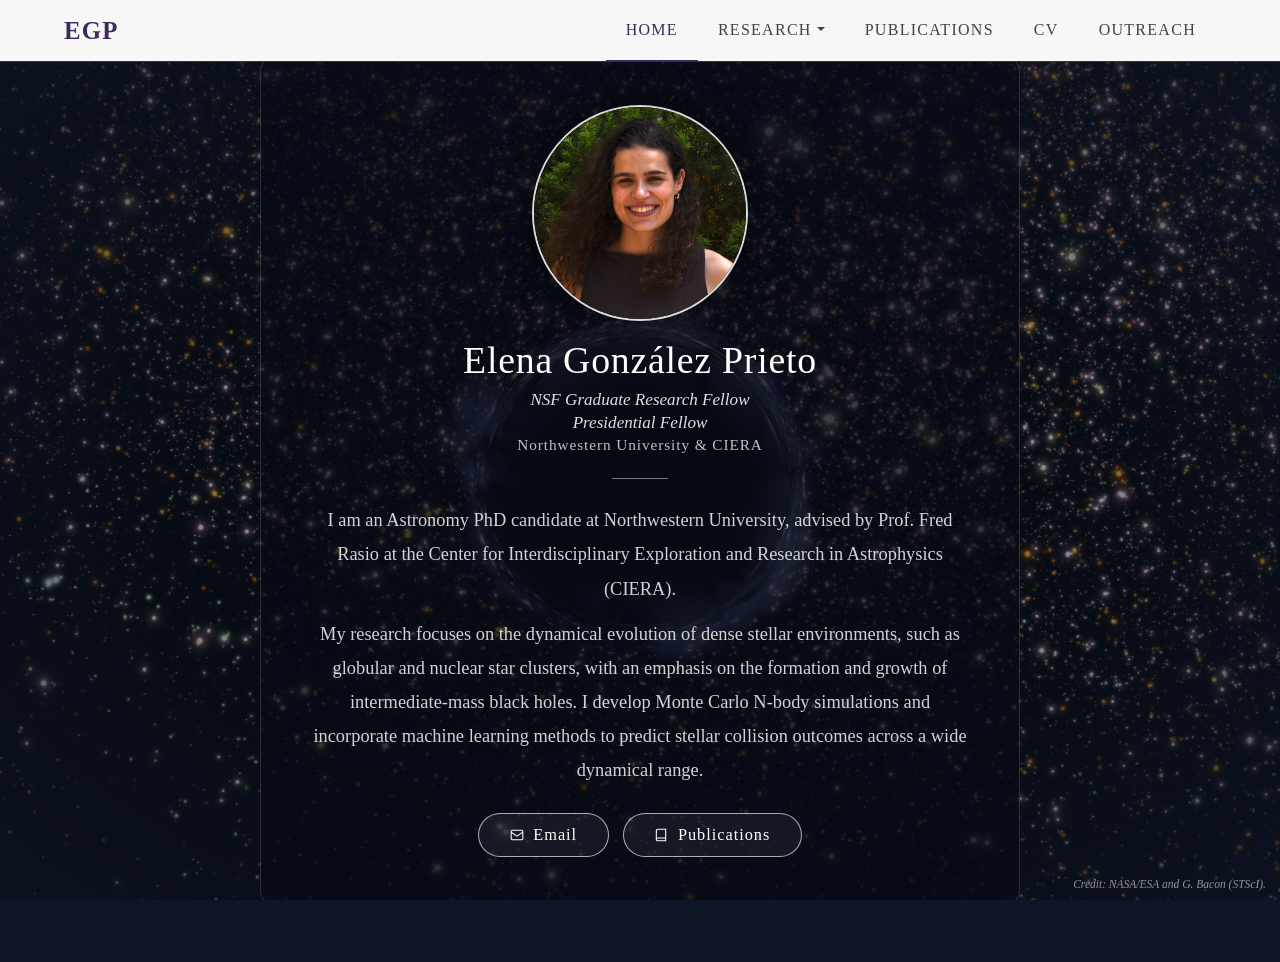
<file: index.html>
<!DOCTYPE html>
<html lang="en">
<head>
  <meta charset="UTF-8"/>
  <meta name="viewport" content="width=device-width, initial-scale=1.0"/>
  <title>Elena González Prieto</title>
  <link rel="stylesheet" href="style.css"/>
  <style>
    body { background: var(--navy-deep); }

    /* Nav underline in the EGP green */
    nav { border-bottom-color: var(--forest); }

    /* ── Full-screen starfield hero ── */
    .hero {
      position: relative;
      margin-top: 62px;
      height: calc(100vh - 62px);
      display: flex;
      align-items: center;
      justify-content: center;
      overflow: hidden;
    }
    .hero::before {
      content: '';
      position: absolute;
      inset: 0;
      background: url('MBH.jpg') center 40% / cover no-repeat;
      z-index: 0;
    }
    /* vignette: darkens the edges so the centered text stays legible */
    .hero::after {
      content: '';
      position: absolute;
      inset: 0;
      background: radial-gradient(ellipse at center,
        rgba(14, 22, 38, 0.30) 0%,
        rgba(14, 22, 38, 0.55) 60%,
        rgba(14, 22, 38, 0.80) 100%);
      z-index: 1;
    }

    .hero-content {
      position: relative;
      z-index: 2;
      display: flex;
      flex-direction: column;
      align-items: center;
      text-align: center;
      gap: 1.1rem;
      padding: clamp(2rem, 4vw, 3rem);
      max-width: 920px;
      /* see-through black panel for readability (no blur) */
      background: rgba(8, 12, 22, 0.66);
      border: 1px solid rgba(255, 255, 255, 0.14);
      border-radius: 16px;
      animation: fadeUp 0.7s ease both;
    }

    @keyframes fadeUp {
      from { opacity: 0; transform: translateY(16px); }
      to   { opacity: 1; transform: translateY(0); }
    }

    /* ── Circular photo with a quiet ring ── */
    .photo-frame {
      width: clamp(170px, 24vh, 260px);
      height: clamp(170px, 24vh, 260px);
      border-radius: 50%;
      overflow: hidden;
      border: 2px solid rgba(255, 255, 255, 0.85);
      box-shadow: 0 0 40px rgba(0, 0, 0, 0.6);
      flex-shrink: 0;
    }
    .photo-frame img {
      width: 100%; height: 100%;
      object-fit: cover; display: block;
    }

    /* ── Name and titles ── */
    .hero-name h1 {
      font-family: 'Times New Roman', serif;
      font-size: clamp(2rem, 4.2vh, 2.9rem);
      font-weight: 400;
      letter-spacing: 0.02em;
      color: #ffffff;
      line-height: 1.15;
      margin-bottom: 0.5rem;
    }
    .hero-name .subtitle {
      font-family: 'Times New Roman', serif;
      font-size: clamp(1.05rem, 1.9vh, 1.25rem);
      font-style: italic;
      font-weight: 300;
      color: rgba(255, 255, 255, 0.88);
      margin-bottom: 0.2rem;
    }
    .hero-name .affil {
      font-family: 'Times New Roman', serif;
      font-size: clamp(0.95rem, 1.7vh, 1.15rem);
      font-weight: 300;
      letter-spacing: 0.06em;
      color: rgba(255, 255, 255, 0.75);
    }

    /* thin rule between identity and bio */
    .hero-rule {
      width: 56px; height: 1px;
      background: rgba(255, 255, 255, 0.45);
      border: none;
      margin: 0.4rem 0;
    }

    /* ── Short bio ── */
    .hero-bio p {
      font-family: 'Times New Roman', serif;
      font-size: clamp(1.15rem, 2vh, 1.4rem);
      line-height: 1.85;
      font-weight: 300;
      color: rgba(255, 255, 255, 0.82);
      max-width: 72ch;
      margin-bottom: 0.7rem;
    }
    .hero-bio p:last-child { margin-bottom: 0; }

    /* ── Quick links: two outlined boxes ── */
    .quick-links {
      display: flex;
      flex-direction: row;
      gap: 0.9rem;
      margin-top: 0.5rem;
    }
    .ql-btn {
      display: inline-flex; align-items: center; justify-content: center; gap: 0.6rem;
      padding: 0.7rem 1.9rem;
      border: 1px solid rgba(255, 255, 255, 0.65);
      border-radius: 999px;
      background: rgba(255, 255, 255, 0.06);
      color: #ffffff;
      font-family: 'Times New Roman', serif;
      font-size: 1.02rem; font-weight: 400; letter-spacing: 0.06em;
      text-decoration: none; cursor: pointer;
      transition: background 0.25s ease, color 0.25s ease,
                  border-color 0.25s ease, transform 0.25s ease;
    }
    .ql-btn svg {
      width: 14px; height: 14px;
      stroke: currentColor; fill: none; stroke-width: 1.8;
      flex-shrink: 0;
    }
    .ql-btn:hover {
      background: #ffffff;
      border-color: #ffffff;
      color: var(--forest);
      transform: translateY(-2px);
    }

    /* ── Image credit ── */
    .bg-credit {
      position: absolute;
      bottom: 10px; right: 14px;
      z-index: 2;
      font-family: 'Times New Roman', serif;
      font-size: 0.72rem;
      font-style: italic;
      color: rgba(255, 255, 255, 0.55);
      pointer-events: none;
    }

    @media (max-width: 600px) {
      .quick-links { flex-direction: column; width: 100%; max-width: 240px; }
      .hero-bio p { font-size: 1.08rem; }
    }
  </style>
</head>
<body>

<nav>
  <a href="index.html" class="nav-logo">EGP</a>
  <ul class="nav-links">
    <li><a href="index.html" class="active">Home</a></li>
    <li class="nav-dropdown">
      <a href="research.html">Research</a>
      <div class="dropdown-menu">
        <a href="research-stellar.html">Stellar Dynamics</a>
        <a href="research-mbh.html">Massive Black Holes</a>
        <a href="research-ml.html">Machine Learning</a>
      </div>
    </li>
    <li><a href="publications.html">Publications</a></li>
    <li><a href="cv.html">CV</a></li>
    <li><a href="outreach.html">Outreach</a></li>
  </ul>
</nav>

<section class="hero">

  <div class="hero-content">
    <div class="photo-frame">
      <img src="EGP.jpg" alt="Elena González Prieto"/>
    </div>

    <div class="hero-name">
      <h1>Elena González Prieto</h1>
      <p class="subtitle">NSF Graduate Research Fellow</p>
      <p class="subtitle">Presidential Fellow</p>
      <p class="affil">Northwestern University &amp; CIERA</p>
    </div>

    <hr class="hero-rule"/>

    <div class="hero-bio">
      <p>
        I am an Astronomy PhD candidate at Northwestern University, advised by
        Prof. Fred Rasio at the Center for Interdisciplinary Exploration and
        Research in Astrophysics (CIERA).
      </p>
      <p>
        My research focuses on the dynamical evolution of dense stellar
        environments, such as globular and nuclear star clusters, with an
        emphasis on the formation and growth of intermediate-mass black holes.
        I develop Monte Carlo N-body simulations and incorporate machine
        learning methods to predict stellar collision outcomes across a wide
        dynamical range.
      </p>
    </div>

    <div class="quick-links">
      <a class="ql-btn" href="mailto:elena.prieto@northwestern.edu">
        <svg viewBox="0 0 24 24">
          <rect x="2" y="4" width="20" height="16" rx="2"/>
          <path d="m2 7 10 7 10-7"/>
        </svg>
        Email
      </a>
      <a class="ql-btn" href="publications.html">
        <svg viewBox="0 0 24 24">
          <path d="M4 19.5A2.5 2.5 0 0 1 6.5 17H20"/>
          <path d="M6.5 2H20v20H6.5A2.5 2.5 0 0 1 4 19.5v-15A2.5 2.5 0 0 1 6.5 2z"/>
        </svg>
        Publications
      </a>
    </div>
  </div>

  <p class="bg-credit">
     Credit: NASA/ESA and G. Bacon (STScI).
  </p>
</section>

</body>
</html>
</file>
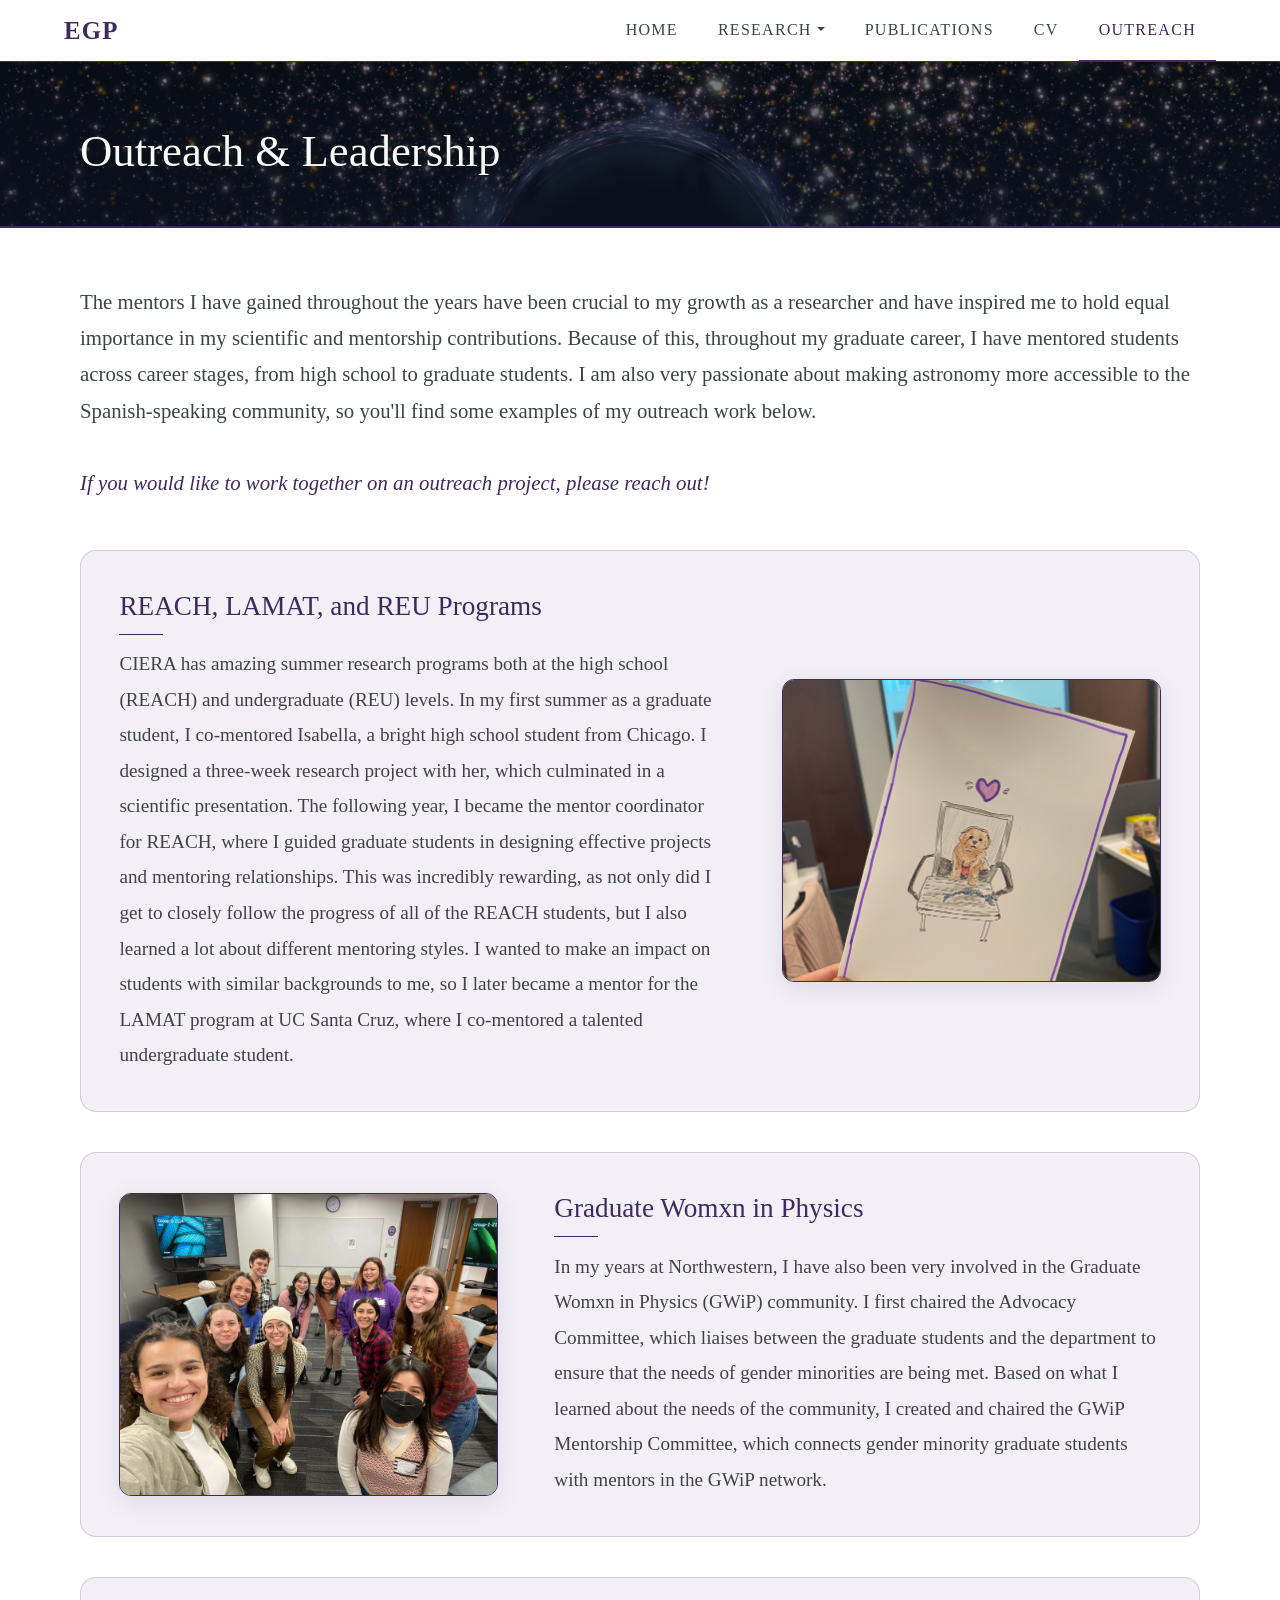
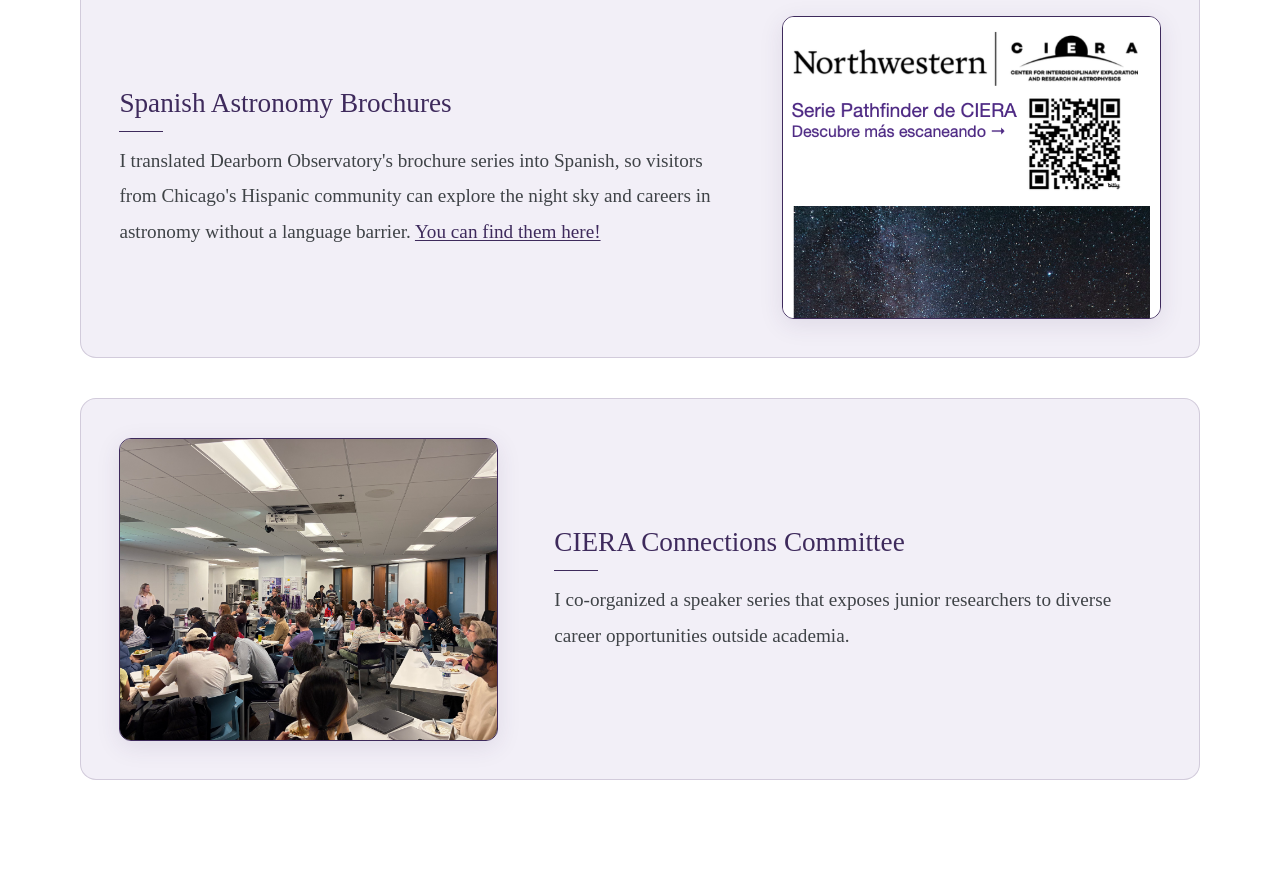
<file: outreach.html>
<!DOCTYPE html>
<html lang="en">
<head>
  <meta charset="UTF-8"/>
  <meta name="viewport" content="width=device-width, initial-scale=1.0"/>
  <title>Outreach · Elena González Prieto</title>
  <link rel="stylesheet" href="style.css"/>
  <style>
    .outreach-intro {
      max-width: none;   /* full page width */
      font-size: 1.3rem;
      margin-bottom: 3rem;
    }
    .outreach-cta { color: var(--forest); font-style: italic; }
    .outreach-text a {
      color: var(--forest);
      text-decoration: underline;
      text-underline-offset: 2px;
    }
    .outreach-text a:hover { color: var(--navy); }

    /* rows: large boxes with a light purple background */
    .outreach-row {
      grid-template-columns: 1.6fr 1fr;
      gap: 2rem 3.5rem;
      margin-bottom: 2.5rem;
      background: var(--forest-pale);
      border: 1px solid rgba(62, 42, 92, 0.18);
      border-radius: 16px;
      padding: clamp(1.75rem, 3vw, 2.75rem);
    }
    .outreach-row.flip { grid-template-columns: 1fr 1.6fr; }
    /* keep all text left-aligned; alternating alignment reads jumpy */
    .outreach-row.flip .outreach-text { text-align: left; }

    .outreach-text h2 { font-size: 1.7rem; }
    /* thin green rule under each section header, echoing the home page */
    .outreach-text h2::after {
      content: '';
      display: block;
      width: 44px; height: 1px;
      background: var(--forest);
      margin-top: 0.6rem;
    }
    .outreach-text p { font-size: 1.2rem; line-height: 1.85; }

    /* photos framed like the rest of the site: rounded, green edge, soft lift */
    .outreach-photo {
      border-radius: 12px;
      border: 1px solid var(--forest);
      box-shadow: 0 6px 24px rgba(62, 42, 92, 0.10);  /* green: 45, 80, 22 */
    }
  </style>
</head>
<body>

<nav>
  <a href="index.html" class="nav-logo">EGP</a>
  <ul class="nav-links">
    <li><a href="index.html">Home</a></li>
    <li class="nav-dropdown">
      <a href="research.html">Research</a>
      <div class="dropdown-menu">
        <a href="research-stellar.html">Stellar Dynamics</a>
        <a href="research-mbh.html">Massive Black Holes</a>
        <a href="research-ml.html">Machine Learning</a>
      </div>
    </li>
    <li><a href="publications.html">Publications</a></li>
    <li><a href="cv.html">CV</a></li>
    <li><a href="outreach.html" class="active">Outreach</a></li>
  </ul>
</nav>

<div class="page-wrap">
  <div class="page-header">
    <h1>Outreach & Leadership</h1>
  </div>

  <div class="page-body outreach-body">
    <p class="outreach-intro">
      The mentors I have gained throughout the years have been crucial to my growth as a researcher and have inspired me to hold equal
      importance in my scientific and mentorship contributions. Because of this, throughout my graduate career, I have mentored students across
      career stages, from high school to graduate students. I am also very passionate about making astronomy more accessible to the Spanish-speaking community,
      so you'll find some examples of my outreach work below.
      <br><br>
      <span class="outreach-cta">If you would like to work together on an outreach project, please reach out!</span>
    </p>

    
    <!-- Row 1: text left, photo right — drop photo at outreach/mentoring.jpg -->
    <article class="outreach-row">
      <div class="outreach-text">
        <h2>REACH, LAMAT, and REU Programs </h2>
        <p>

          CIERA has amazing summer research programs both at the high school (REACH) and undergraduate (REU) levels. 
          In my first summer as a graduate student, I co-mentored Isabella, a bright high school student from Chicago. I designed a three-week research project with her, 
          which culminated in a scientific presentation. The following year, I became the mentor coordinator for REACH, where I guided graduate students in designing effective projects 
          and mentoring relationships. This was incredibly rewarding, as not only did I get to closely follow the progress of all of the REACH students, but I also learned a lot 
          about different mentoring styles. I wanted to make an impact on students with similar backgrounds to me, so I later became a mentor for the LAMAT program at UC Santa Cruz, 
          where I co-mentored a talented undergraduate student.
        </p>
      </div>
      <figure class="outreach-photo">
        <img src="outreach/mentoring.jpeg" alt="Mentoring students"
             onerror="this.closest('.outreach-photo').classList.add('empty')"/>
      </figure>
    </article>

    <!-- Row 0: photo left, text right — drop photo at outreach/gwip.jpg -->
    <article class="outreach-row flip">
      <div class="outreach-text">
        <h2>Graduate Womxn in Physics</h2>
        <p>
          In my years at Northwestern, I have also been very involved in the Graduate Womxn in Physics (GWiP) community. I first chaired the Advocacy Committee,
          which liaises between the graduate students and the department to ensure that the needs of gender minorities are being met. Based on what I learned about the needs of the
          community, I created and chaired the GWiP Mentorship Committee, which connects gender minority graduate students with mentors in the GWiP network. 
        </p>
      </div>
      <figure class="outreach-photo">
        <img src="outreach/gwip.jpg" alt="Graduate Womxn in Physics"
             onerror="this.closest('.outreach-photo').classList.add('empty')"/>
      </figure>
    </article>


    <!-- Row 2: photo left, text right — drop photo at outreach/dearborn.jpg -->
    <article class="outreach-row ">
      <div class="outreach-text">
        <h2>Spanish Astronomy Brochures</h2>
        <p>
          I translated Dearborn Observatory's brochure series into Spanish,
          so visitors from Chicago's Hispanic community can explore the night sky and careers in astronomy
          without a language barrier.
          <a href="https://ciera.northwestern.edu/programs/pathfinder-brochures/" target="_blank" rel="noopener noreferrer">You can find them here!</a>
        </p>
      </div>
      <figure class="outreach-photo">
        <img src="outreach/spanish.png" alt="Spanish Astronomy Brochures"
             onerror="this.closest('.outreach-photo').classList.add('empty')"/>
      </figure>
    </article>


    <!-- Row 3: text left, photo right — drop photo at outreach/events.jpg -->
    <article class="outreach-row flip">
      <div class="outreach-text">
        <h2>CIERA Connections Committee</h2>
        <p>
          I co-organized a speaker series that exposes junior researchers to diverse career opportunities outside academia.
        </p>
      </div>
      <figure class="outreach-photo">
        <img src="outreach/CIERA Connections.jpeg" alt="Outreach events"
             onerror="this.closest('.outreach-photo').classList.add('empty')"/>
      </figure>
    </article>

    

  </div>
</div>

</body>
</html>
</file>
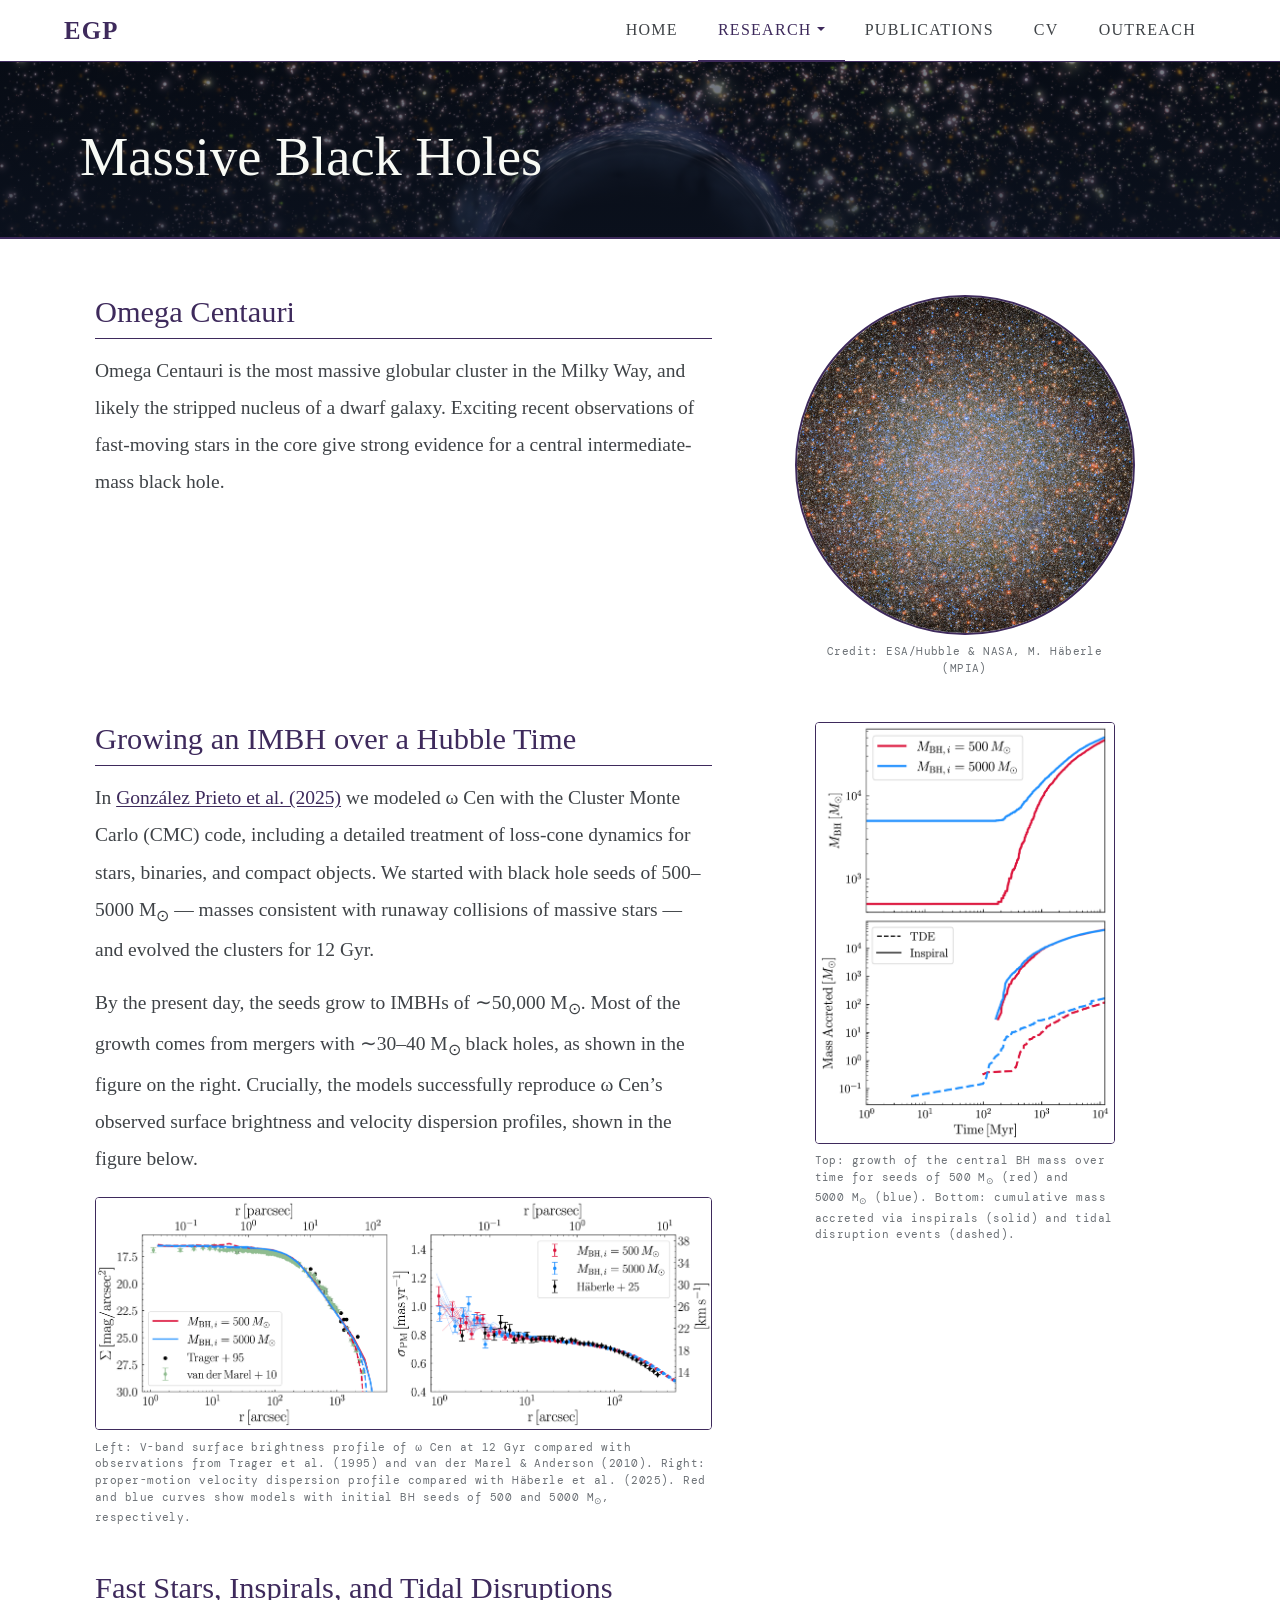
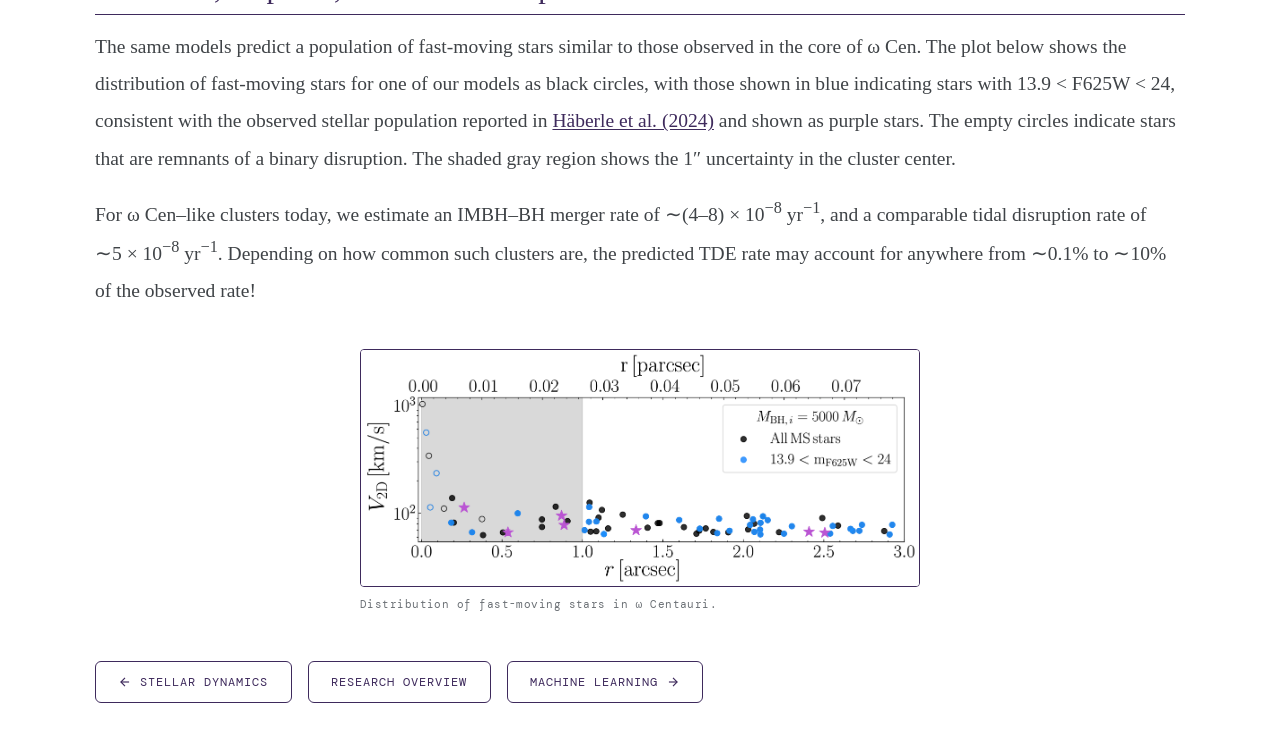
<file: research-mbh.html>
<!DOCTYPE html>
<html lang="en">
<head>
  <meta charset="UTF-8"/>
  <meta name="viewport" content="width=device-width, initial-scale=1.0"/>
  <title>Massive Black Holes · Elena González Prieto</title>
  <link rel="stylesheet" href="style.css"/>
  <style>
    .page-header h1  { font-size: 3.4rem; }

    .sibling-nav { display: flex; gap: 1rem; margin-top: 3rem; flex-wrap: wrap; }
    .sibling-btn {
      display: inline-flex; align-items: center; gap: 0.5rem;
      padding: 0.75rem 1.4rem;
      border: 1px solid var(--forest-border); border-radius: 6px;
      font-family: 'DM Mono', monospace;
      font-size: 0.78rem; letter-spacing: 0.08em; text-transform: uppercase;
      color: var(--forest); text-decoration: none;
      transition: background 0.2s, box-shadow 0.2s;
    }
    .sibling-btn:hover { background: var(--forest-pale); box-shadow: 0 0 10px var(--forest-glow); }
    .sibling-btn svg { width: 14px; height: 14px; stroke: currentColor; fill: none; stroke-width: 2; }

    .topic-section { margin-bottom: 2.8rem; }
    .topic-section h2 {
      font-family: 'Times New Roman', serif;
      font-size: 1.9rem; font-weight: 400; color: var(--forest);
      margin-bottom: 0.85rem;
      padding-bottom: 0.5rem;
      border-bottom: 1px solid var(--forest-border);
    }
    .topic-section p {
      font-size: 1.22rem; line-height: 1.9;
      color: var(--text-soft); font-weight: 300; margin-bottom: 1rem;
    }
    .topic-section p:last-child { margin-bottom: 0; }
    .paper-ref {
      font-family: 'DM Mono', monospace;
      font-size: 0.72rem; letter-spacing: 0.04em;
      color: var(--text-muted);
      margin-top: 0.85rem;
    }
    .paper-ref a { color: var(--forest); text-decoration: none; }
    .paper-ref a:hover { text-decoration: underline; }
    .topic-section a {
      color: var(--forest);
      text-decoration: underline;
      text-underline-offset: 2px;
    }
    .topic-section a:hover { color: var(--navy); }

    .topic-with-fig {
      display: grid;
      grid-template-columns: 1.4fr 1fr;
      gap: 2rem;
      align-items: start;
      margin-bottom: 2.8rem;
    }
    .topic-with-fig .topic-section { margin-bottom: 0; }
    /* text above, figure below (full width) */
    .topic-with-fig.stack {
      grid-template-columns: 1fr;
    }
    .topic-with-fig.stack .topic-fig {
      position: static;
      max-width: 560px;
      margin-top: 0.5rem;
      margin-left: auto;
      margin-right: auto;
    }
    /* sections without a figure span the full page width */
    .topic-with-fig:not(:has(.topic-fig)) { grid-template-columns: 1fr; }
    .topic-fig { margin: 0; position: sticky; top: 80px; }
    .topic-fig img {
      width: 100%; height: auto; display: block;
      border: 1px solid var(--forest-border);
      border-radius: 4px; background: var(--white);
    }
    /* circular crop for the ω Cen photo */
    .topic-fig.circular {
      position: sticky; top: 80px;
      justify-self: center;
      width: min(100%, 340px);
      text-align: center;
    }
    .topic-fig.circular img {
      aspect-ratio: 1;
      object-fit: cover;
      border-radius: 50%;
      border: 2px solid var(--forest);
    }
    .topic-fig.circular figcaption {
      text-align: center;
      max-width: 280px;
      margin-left: auto;
      margin-right: auto;
    }
    .topic-fig.compact {
      max-width: 300px;
      justify-self: center;
    }
    .topic-fig.placeholder {
      aspect-ratio: 4 / 3;
      border: 1px dashed var(--forest-border);
      border-radius: 4px;
      background: var(--forest-pale);
      display: flex; align-items: center; justify-content: center;
      font-family: 'Times New Roman', serif;
      font-style: italic; font-size: 0.95rem;
      color: var(--text-muted);
    }
    .topic-fig figcaption {
      font-family: 'DM Mono', monospace;
      font-size: 0.7rem; letter-spacing: 0.04em;
      color: var(--text-muted);
      margin-top: 0.55rem; line-height: 1.5;
    }
    .topic-fig a { color: var(--forest-light); text-decoration: none; }
    .topic-fig a:hover { text-decoration: underline; }

    @media (max-width: 820px) {
      .topic-with-fig { grid-template-columns: 1fr; gap: 1.25rem; }
      .topic-fig { position: static; max-width: 420px; margin: 0 auto; }
      .topic-fig.circular { max-width: 280px; }
    }
  </style>
</head>
<body>

<nav>
  <a href="index.html" class="nav-logo">EGP</a>
  <ul class="nav-links">
    <li><a href="index.html">Home</a></li>
    <li class="nav-dropdown">
      <a href="research.html" class="active">Research</a>
      <div class="dropdown-menu">
        <a href="research-stellar.html">Stellar Dynamics</a>
        <a href="research-mbh.html" class="active">Massive Black Holes</a>
        <a href="research-ml.html">Machine Learning</a>
      </div>
    </li>
    <li><a href="publications.html">Publications</a></li>
    <li><a href="cv.html">CV</a></li>
    <li><a href="outreach.html">Outreach</a></li>
  </ul>
</nav>

<div class="page-wrap">
  <div class="page-header">
    <h1>Massive Black Holes</h1>
  </div>

  <div class="page-body">

    <div class="topic-with-fig">
      <div class="topic-section">
        <h2>Omega Centauri</h2>
        <p>
          Omega Centauri is the most massive globular cluster in the Milky Way, and
          likely the stripped nucleus of a dwarf galaxy. Exciting recent observations
          of fast-moving stars in the core give strong evidence for a central intermediate-mass black hole.
        </p>
      </div>
      <div class="topic-fig circular">
        <img src="research/omega_cen.jpg" alt="Omega Centauri"/>
        <figcaption>Credit: ESA/Hubble &amp; NASA, M. Häberle (MPIA)</figcaption>
      </div>
    </div>

    <div class="topic-with-fig">
      <div class="topic-section">
        <h2>Growing an IMBH over a Hubble Time</h2>
        <p>
          In
          <a href="https://doi.org/10.3847/2041-8213/adfd4a" target="_blank">González Prieto et al. (2025)</a>
          we modeled ω&nbsp;Cen with the Cluster Monte Carlo (CMC) code, including a detailed treatment of loss-cone
          dynamics for stars, binaries, and compact objects. We started with black hole
          seeds of 500–5000&nbsp;M<sub>⊙</sub> — masses consistent with runaway collisions
          of massive stars — and evolved the clusters for 12&nbsp;Gyr.
        </p>
        <p>
          By the present day, the seeds grow to IMBHs of ∼50,000&nbsp;M<sub>⊙</sub>. Most of the growth comes from mergers with
          ∼30–40&nbsp;M<sub>⊙</sub> black holes, as shown in the figure on the right. Crucially, the models 
          successfully reproduce ω&nbsp;Cen’s observed surface brightness and velocity
          dispersion profiles, shown in the figure below. 
        </p>
        <div class="topic-fig" style="position:static; margin-top:1.25rem;">
          <img src="research/profiles.png" alt="Profiles of ω Centauri"/>
          <figcaption>
            Left: V-band surface brightness profile of ω&nbsp;Cen at 12&nbsp;Gyr compared with observations from Trager et&nbsp;al. (1995) and van der Marel &amp; Anderson (2010). Right: proper-motion velocity dispersion profile compared with Häberle et&nbsp;al. (2025). Red and blue curves show models with initial BH seeds of 500 and 5000&nbsp;M<sub>⊙</sub>, respectively.
          </figcaption>
        </div>
      </div>
      <div class="topic-fig compact">
        <img src="research/BH_growth_class.png" alt="BH growth class"/>
        <figcaption>
          Top: growth of the central BH mass over time for seeds of 500&nbsp;M<sub>⊙</sub> (red) and 5000&nbsp;M<sub>⊙</sub> (blue). Bottom: cumulative mass accreted via inspirals (solid) and tidal disruption events (dashed).
        </figcaption>
      </div>
    </div>

    <div class="topic-with-fig stack">
      <div class="topic-section">
        <h2>Fast Stars, Inspirals, and Tidal Disruptions</h2>
        <p>
          The same models predict a population of fast-moving stars similar to those
          observed in the core of ω&nbsp;Cen.           The plot below shows the distribution of 
          fast-moving stars for one of our models as black circles, with those shown in 
          blue indicating stars with 13.9 &lt; F625W &lt; 24, consistent with the observed stellar population
          reported in <a href="https://www.nature.com/articles/s41586-024-07511-z" target="_blank">Häberle et al. (2024)</a> and shown 
          as purple stars. The empty circles indicate stars that are remnants of a binary
          disruption. The shaded gray region shows the 1″ uncertainty in the cluster
          center.
        </p>
        <p>
          For ω&nbsp;Cen–like clusters today, we estimate an IMBH–BH merger rate of
          ∼(4–8)&nbsp;×&nbsp;10<sup>−8</sup>&nbsp;yr<sup>−1</sup>, and a comparable tidal
          disruption rate of ∼5&nbsp;×&nbsp;10<sup>−8</sup>&nbsp;yr<sup>−1</sup>. Depending on how
          common such clusters are, the predicted TDE rate may account for anywhere
          from ∼0.1% to ∼10% of the observed rate!
        </p>
      </div>
      <div class="topic-fig">
        <img src="research/fast_stars.png" alt="Fast stars in ω Centauri"/>
        <figcaption>Distribution of fast-moving stars in ω Centauri.</figcaption>
      </div>
    </div>

    <div class="sibling-nav">
      <a class="sibling-btn" href="research-stellar.html">
        <svg viewBox="0 0 24 24"><line x1="19" y1="12" x2="5" y2="12"/><polyline points="12 19 5 12 12 5"/></svg>
        Stellar Dynamics
      </a>
      <a class="sibling-btn" href="research.html">
        Research Overview
      </a>
      <a class="sibling-btn" href="research-ml.html">
        Machine Learning
        <svg viewBox="0 0 24 24"><line x1="5" y1="12" x2="19" y2="12"/><polyline points="12 5 19 12 12 19"/></svg>
      </a>
    </div>

  </div>
</div>

</body>
</html>
</file>
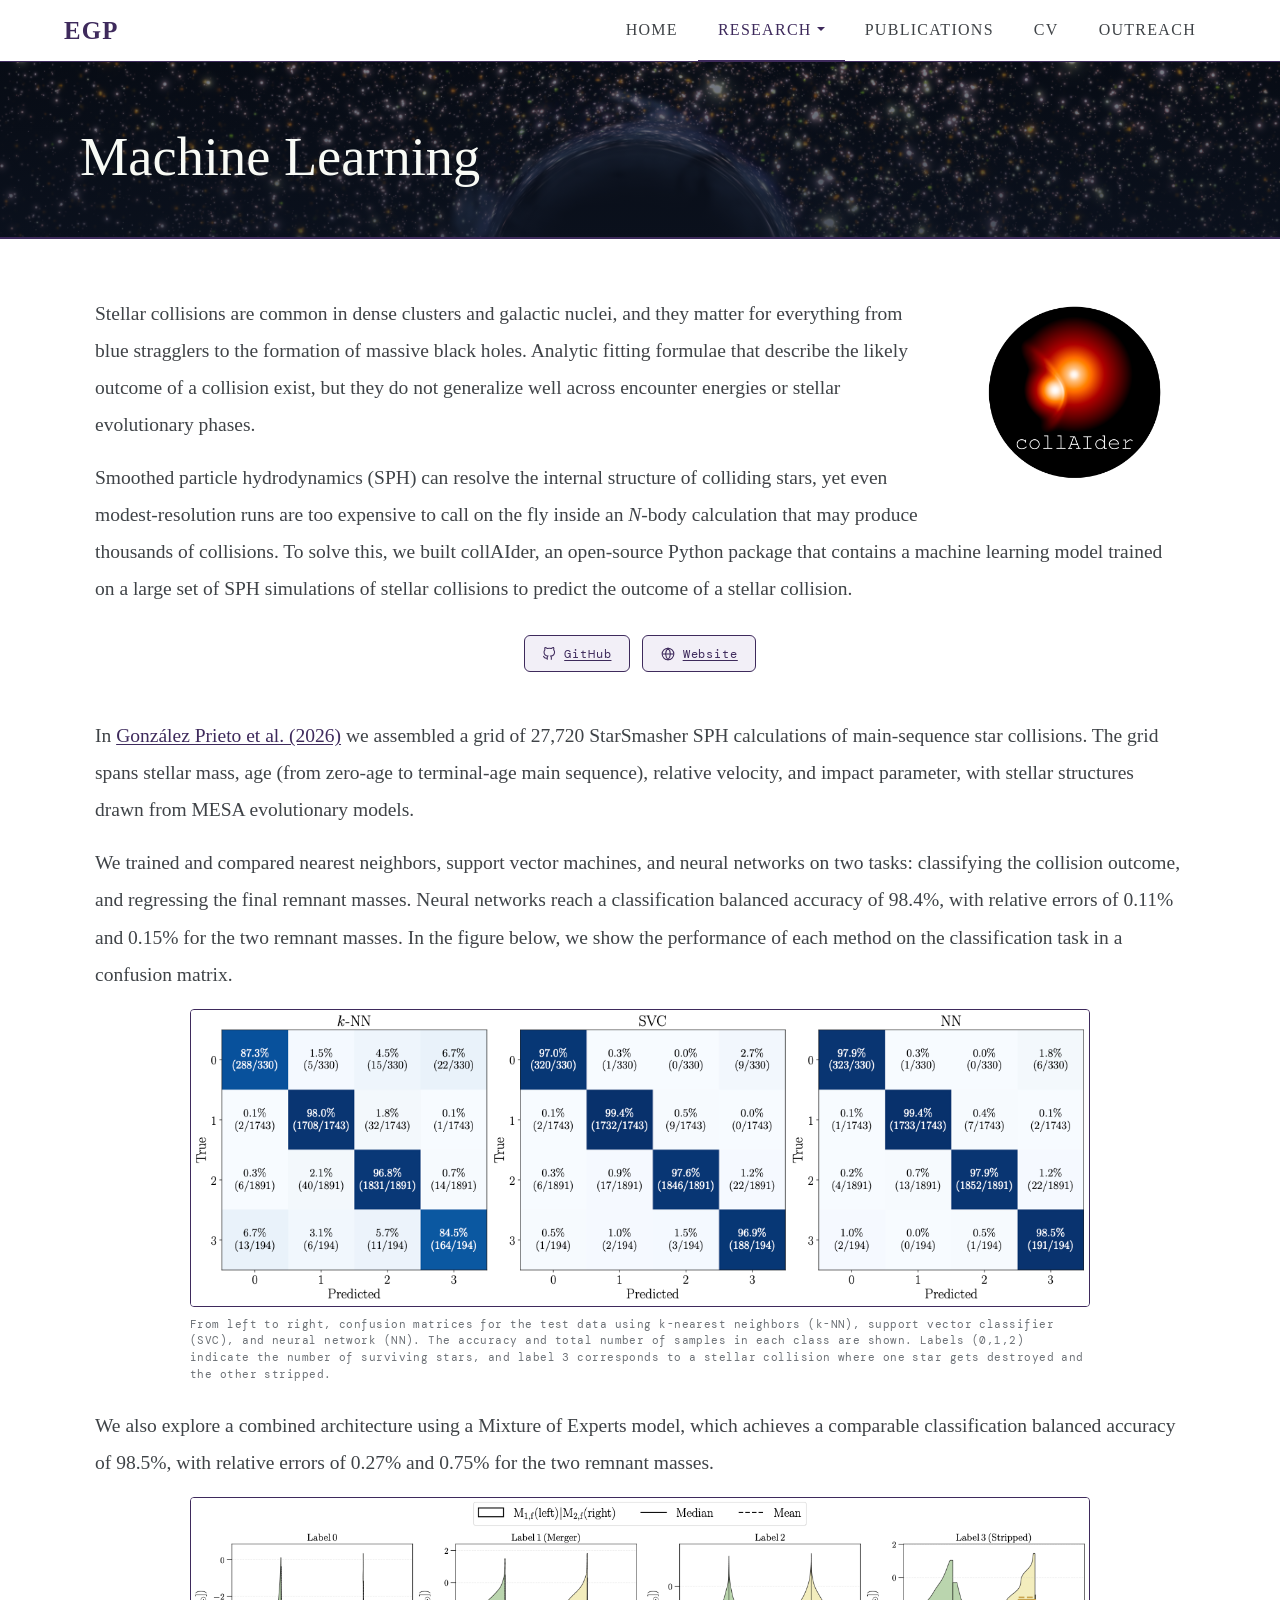
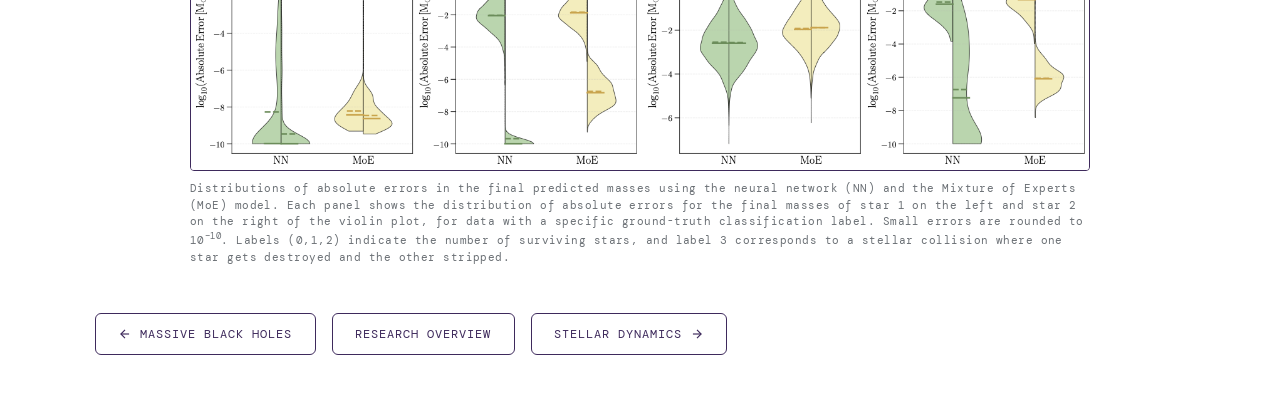
<file: research-ml.html>
<!DOCTYPE html>
<html lang="en">
<head>
  <meta charset="UTF-8"/>
  <meta name="viewport" content="width=device-width, initial-scale=1.0"/>
  <title>Machine Learning · Elena González Prieto</title>
  <link rel="stylesheet" href="style.css"/>
  <style>
    .page-header h1  { font-size: 3.4rem; }

    .sibling-nav { display: flex; gap: 1rem; margin-top: 3rem; flex-wrap: wrap; }
    .sibling-btn {
      display: inline-flex; align-items: center; gap: 0.5rem;
      padding: 0.75rem 1.4rem;
      border: 1px solid var(--forest-border); border-radius: 6px;
      font-family: 'DM Mono', monospace;
      font-size: 0.78rem; letter-spacing: 0.08em; text-transform: uppercase;
      color: var(--forest); text-decoration: none;
      transition: background 0.2s, box-shadow 0.2s;
    }
    .sibling-btn:hover { background: var(--forest-pale); box-shadow: 0 0 10px var(--forest-glow); }
    .sibling-btn svg { width: 14px; height: 14px; stroke: currentColor; fill: none; stroke-width: 2; }

    .topic-section { margin-bottom: 2.8rem; }
    .topic-section h2 {
      font-family: 'Times New Roman', serif;
      font-size: 1.9rem; font-weight: 400; color: var(--forest);
      margin-bottom: 0.85rem;
      padding-bottom: 0.5rem;
      border-bottom: 1px solid var(--forest-border);
    }
    .topic-section p {
      font-size: 1.22rem; line-height: 1.9;
      color: var(--text-soft); font-weight: 300; margin-bottom: 1rem;
    }
    .topic-section p:last-child { margin-bottom: 0; }
    .paper-ref {
      font-family: 'DM Mono', monospace;
      font-size: 0.72rem; letter-spacing: 0.04em;
      color: var(--text-muted);
      margin-top: 0.85rem;
    }
    .paper-ref a { color: var(--forest); text-decoration: none; }
    .paper-ref a:hover { text-decoration: underline; }
    .topic-section a {
      color: var(--forest);
      text-decoration: underline;
      text-underline-offset: 2px;
    }
    .topic-section a:hover { color: var(--navy); }

    .topic-with-fig {
      display: grid;
      grid-template-columns: 1.4fr 1fr;
      gap: 2rem;
      align-items: start;
      margin-bottom: 2.8rem;
    }
    .topic-with-fig .topic-section { margin-bottom: 0; }
    /* text above, figure below (full width) */
    .topic-with-fig.stack {
      grid-template-columns: 1fr;
    }
    .topic-with-fig.stack .topic-fig {
      position: static;
      max-width: 900px;
      margin-top: 0.5rem;
      margin-left: auto;
      margin-right: auto;
    }
    /* sections without a figure span the full page width */
    .topic-with-fig:not(:has(.topic-fig)) { grid-template-columns: 1fr; }
    .topic-fig { margin: 0; position: sticky; top: 80px; }
    .topic-fig img {
      width: 100%; height: auto; display: block;
      border: 1px solid var(--forest-border);
      border-radius: 4px; background: var(--white);
    }
    .topic-fig.placeholder {
      aspect-ratio: 4 / 3;
      border: 1px dashed var(--forest-border);
      border-radius: 4px;
      background: var(--forest-pale);
      display: flex; align-items: center; justify-content: center;
      font-family: 'Times New Roman', serif;
      font-style: italic; font-size: 0.95rem;
      color: var(--text-muted);
    }
    .topic-fig figcaption {
      font-family: 'DM Mono', monospace;
      font-size: 0.7rem; letter-spacing: 0.04em;
      color: var(--text-muted);
      margin-top: 0.55rem; line-height: 1.5;
    }
    .topic-fig a { color: var(--forest-light); text-decoration: none; }
    .topic-fig a:hover { text-decoration: underline; }

    .software-chip {
      display: inline-flex; align-items: center; gap: 0.5rem;
      padding: 0.6rem 1.1rem;
      background: var(--forest-pale); border: 1px solid var(--forest-border);
      border-radius: 6px; text-decoration: none;
      font-family: 'DM Mono', monospace; font-size: 0.78rem;
      letter-spacing: 0.07em; color: var(--forest);
      transition: box-shadow 0.2s;
      margin-top: 0.75rem;
    }
    .software-chip:hover { box-shadow: 0 0 12px var(--forest-glow); }
    .software-chip svg { width: 14px; height: 14px; stroke: var(--accent); fill: none; stroke-width: 1.8; }

    .topic-fig.logo {
      max-width: 220px;
      float: right;
      margin: 0 0 1rem 1.75rem;
      position: static;
      shape-outside: margin-box;
    }
    .topic-fig.logo img {
      border: none;
      background: transparent;
    }
    .topic-with-fig.wrap {
      display: block;
      grid-template-columns: none;
    }
    .topic-with-fig.wrap::after {
      content: '';
      display: table;
      clear: both;
    }

    @media (max-width: 820px) {
      .topic-with-fig { grid-template-columns: 1fr; gap: 1.25rem; }
      .topic-fig { position: static; max-width: 420px; margin: 0 auto; }
      .topic-fig.logo {
        float: none;
        margin: 0 auto 1.25rem;
        max-width: 180px;
      }
    }
  </style>
</head>
<body>

<nav>
  <a href="index.html" class="nav-logo">EGP</a>
  <ul class="nav-links">
    <li><a href="index.html">Home</a></li>
    <li class="nav-dropdown">
      <a href="research.html" class="active">Research</a>
      <div class="dropdown-menu">
        <a href="research-stellar.html">Stellar Dynamics</a>
        <a href="research-mbh.html">Massive Black Holes</a>
        <a href="research-ml.html" class="active">Machine Learning</a>
      </div>
    </li>
    <li><a href="publications.html">Publications</a></li>
    <li><a href="cv.html">CV</a></li>
    <li><a href="outreach.html">Outreach</a></li>
  </ul>
</nav>

<div class="page-wrap">
  <div class="page-header">
    <h1>Machine Learning</h1>
  </div>

  <div class="page-body">

    <div class="topic-with-fig wrap">
      <div class="topic-section">
        <div class="topic-fig logo">
          <a href="https://elenagonzalez870.github.io/collAIder/" target="_blank" rel="noopener noreferrer">
            <img src="research/collAIder_logo_round.png" alt="collAIder logo"/>
          </a>
        </div>
        <p>
          Stellar collisions are common in dense clusters and galactic nuclei, and they
          matter for everything from blue stragglers to the formation of massive black
          holes. Analytic fitting formulae that describe the likely outcome of a collision exist, but they do not generalize well
          across encounter energies or stellar evolutionary phases.
        </p>
        <p>
          Smoothed particle hydrodynamics (SPH) can resolve the internal structure of
          colliding stars, yet even modest-resolution runs are too expensive to call
          on the fly inside an <em>N</em>-body calculation that may produce thousands of collisions. To solve this, we built collAIder, an open-source Python package
          that contains a machine learning model trained on a large set of SPH simulations of stellar collisions to predict the outcome of a stellar collision.
        </p>
        <div style="display:flex; gap:0.75rem; flex-wrap:wrap; justify-content:center;">
          <a class="software-chip" href="https://github.com/elenagonzalez870/collAIder" target="_blank">
            <svg viewBox="0 0 24 24"><path d="M9 19c-5 1.5-5-2.5-7-3m14 6v-3.87a3.37 3.37 0 0 0-.94-2.61c3.14-.35 6.44-1.54 6.44-7A5.44 5.44 0 0 0 20 4.77 5.07 5.07 0 0 0 19.91 1S18.73.65 16 2.48a13.38 13.38 0 0 0-7 0C6.27.65 5.09 1 5.09 1A5.07 5.07 0 0 0 5 4.77a5.44 5.44 0 0 0-1.5 3.78c0 5.42 3.3 6.61 6.44 7A3.37 3.37 0 0 0 9 18.13V22"/></svg>
            GitHub
          </a>
          <a class="software-chip" href="https://elenagonzalez870.github.io/collAIder/" target="_blank">
            <svg viewBox="0 0 24 24"><circle cx="12" cy="12" r="10"/><line x1="2" y1="12" x2="22" y2="12"/><path d="M12 2a15.3 15.3 0 0 1 4 10 15.3 15.3 0 0 1-4 10 15.3 15.3 0 0 1-4-10 15.3 15.3 0 0 1 4-10z"/></svg>
            Website
          </a>
        </div>
      </div>
    </div>

    <div class="topic-with-fig stack">
      <div class="topic-section">
        <p>
          In
          <a href="https://doi.org/10.3847/1538-4357/ae6585" target="_blank">González Prieto et&nbsp;al. (2026)</a>
          we assembled a grid of 27,720 StarSmasher SPH calculations of main-sequence
          star collisions. The grid spans stellar mass, age (from zero-age to
          terminal-age main sequence), relative velocity, and impact parameter, with
          stellar structures drawn from MESA evolutionary models.
        </p>
        <p>
          We trained and compared nearest neighbors, support vector machines, and
          neural networks on two tasks: classifying the collision outcome, and
          regressing the final remnant masses. Neural networks reach a classification
          balanced accuracy of 98.4%, with relative errors of 0.11% and 0.15% for the
          two remnant masses. In the figure below, we show the performance of each method on the classification task
          in a confusion matrix.
        </p>
        <div class="topic-fig" style="position:static; margin:1rem auto 1.5rem; max-width:900px;">
          <img src="research/confusion_matrices_panel.png" alt="Confusion matrices for collision classification"/>
          <figcaption>
            From left to right, confusion matrices for the test data using k-nearest neighbors (k-NN), support vector classifier (SVC), and neural network (NN).
            The accuracy and total number of samples in each class are shown. Labels (0,1,2) indicate the number of surviving stars, and label 3
            corresponds to a stellar collision where one star gets destroyed and the other stripped.
          </figcaption>
        </div>
        <p>
          We also explore a combined architecture using a Mixture of Experts model,
          which achieves a comparable classification balanced accuracy of 98.5%,
          with relative errors of 0.27% and 0.75% for the two remnant masses.
        </p>
        <div class="topic-fig" style="position:static; margin:1rem auto 0; max-width:900px;">
          <img src="research/violin_moe_comparison.png" alt="Mixture of Experts error comparison"/>
          <figcaption>
            Distributions of absolute errors in the final predicted masses using the neural network (NN) and the Mixture of Experts (MoE) model.
            Each panel shows the distribution of absolute errors for the final masses of star 1 on the left and star 2 on the right of the violin plot,
            for data with a specific ground-truth classification label. Small errors are rounded to 10<sup>−10</sup>. Labels (0,1,2) indicate the number of surviving stars, and label 3
            corresponds to a stellar collision where one star gets destroyed and the other stripped.
          </figcaption>
        </div>
      </div>
    </div>

    <div class="sibling-nav">
      <a class="sibling-btn" href="research-mbh.html">
        <svg viewBox="0 0 24 24"><line x1="19" y1="12" x2="5" y2="12"/><polyline points="12 19 5 12 12 5"/></svg>
        Massive Black Holes
      </a>
      <a class="sibling-btn" href="research.html">
        Research Overview
      </a>
      <a class="sibling-btn" href="research-stellar.html">
        Stellar Dynamics
        <svg viewBox="0 0 24 24"><line x1="5" y1="12" x2="19" y2="12"/><polyline points="12 5 19 12 12 19"/></svg>
      </a>
    </div>

  </div>
</div>

</body>
</html>
</file>
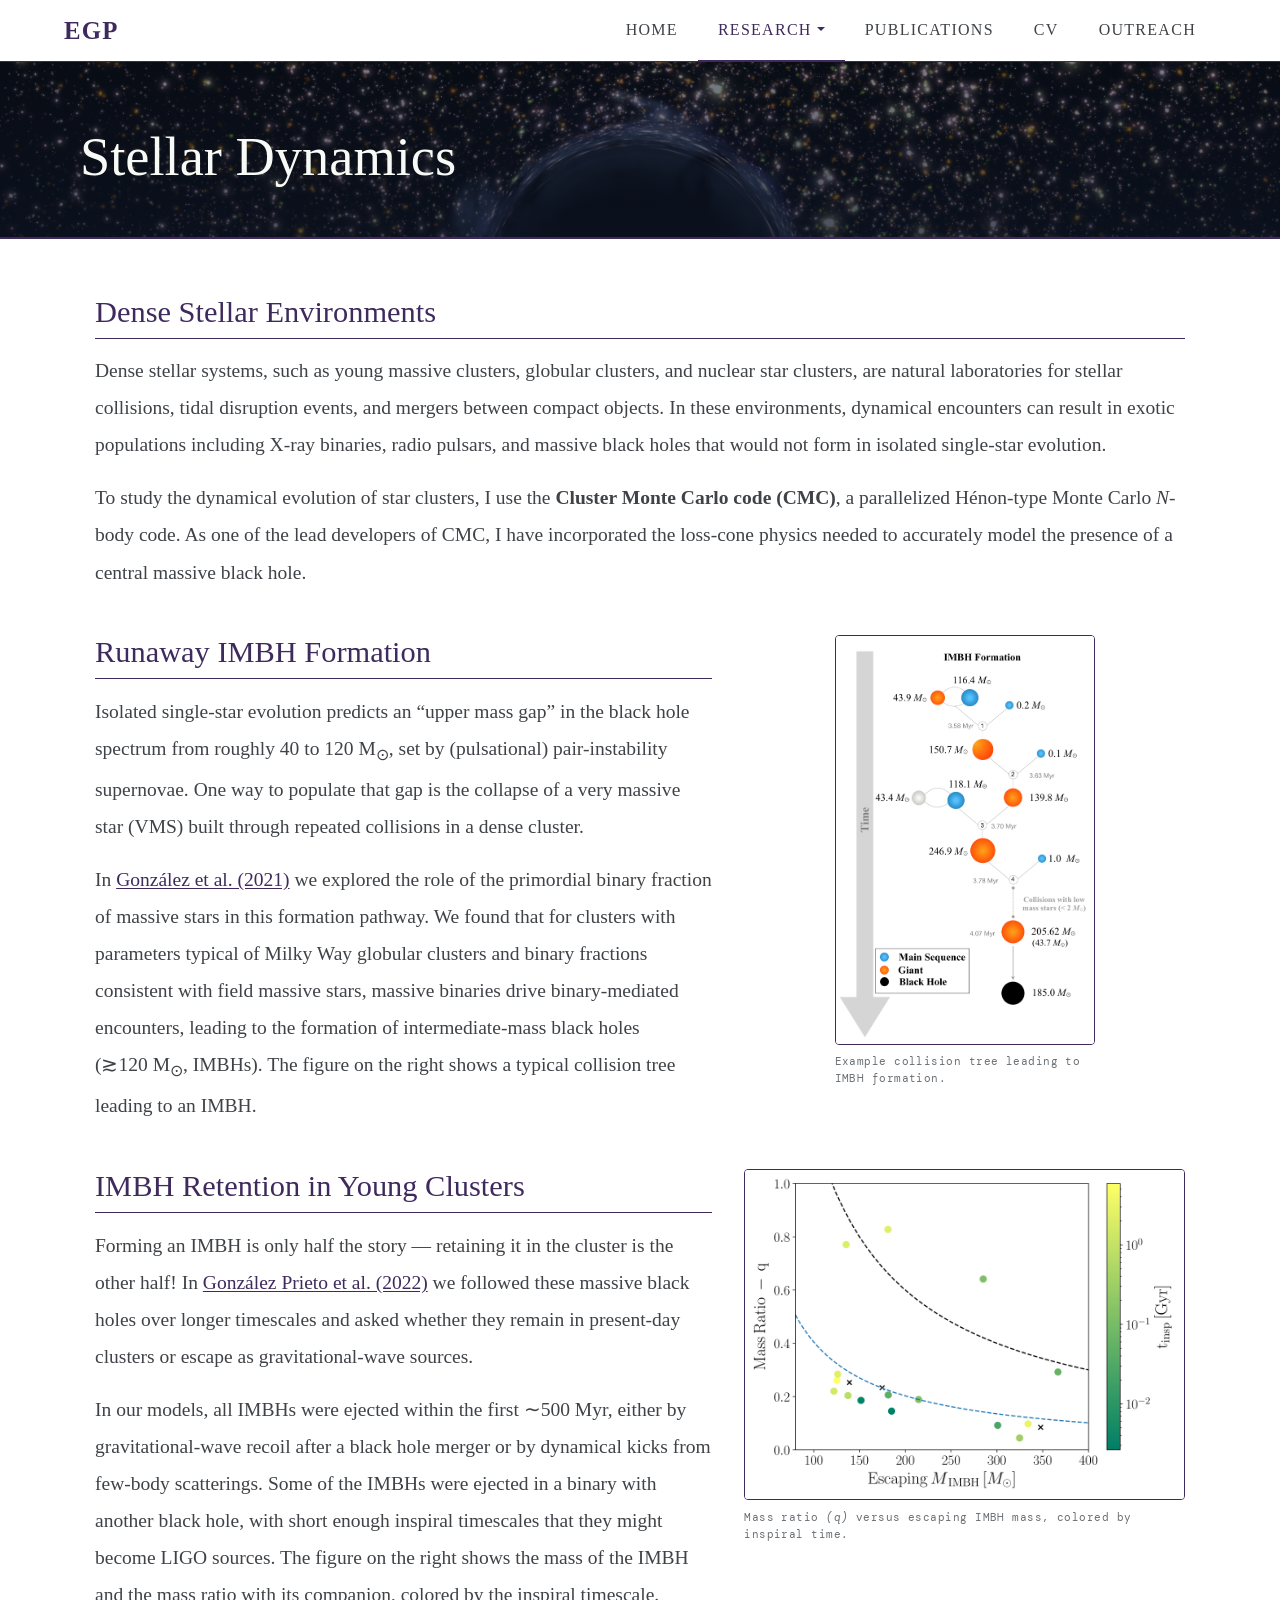
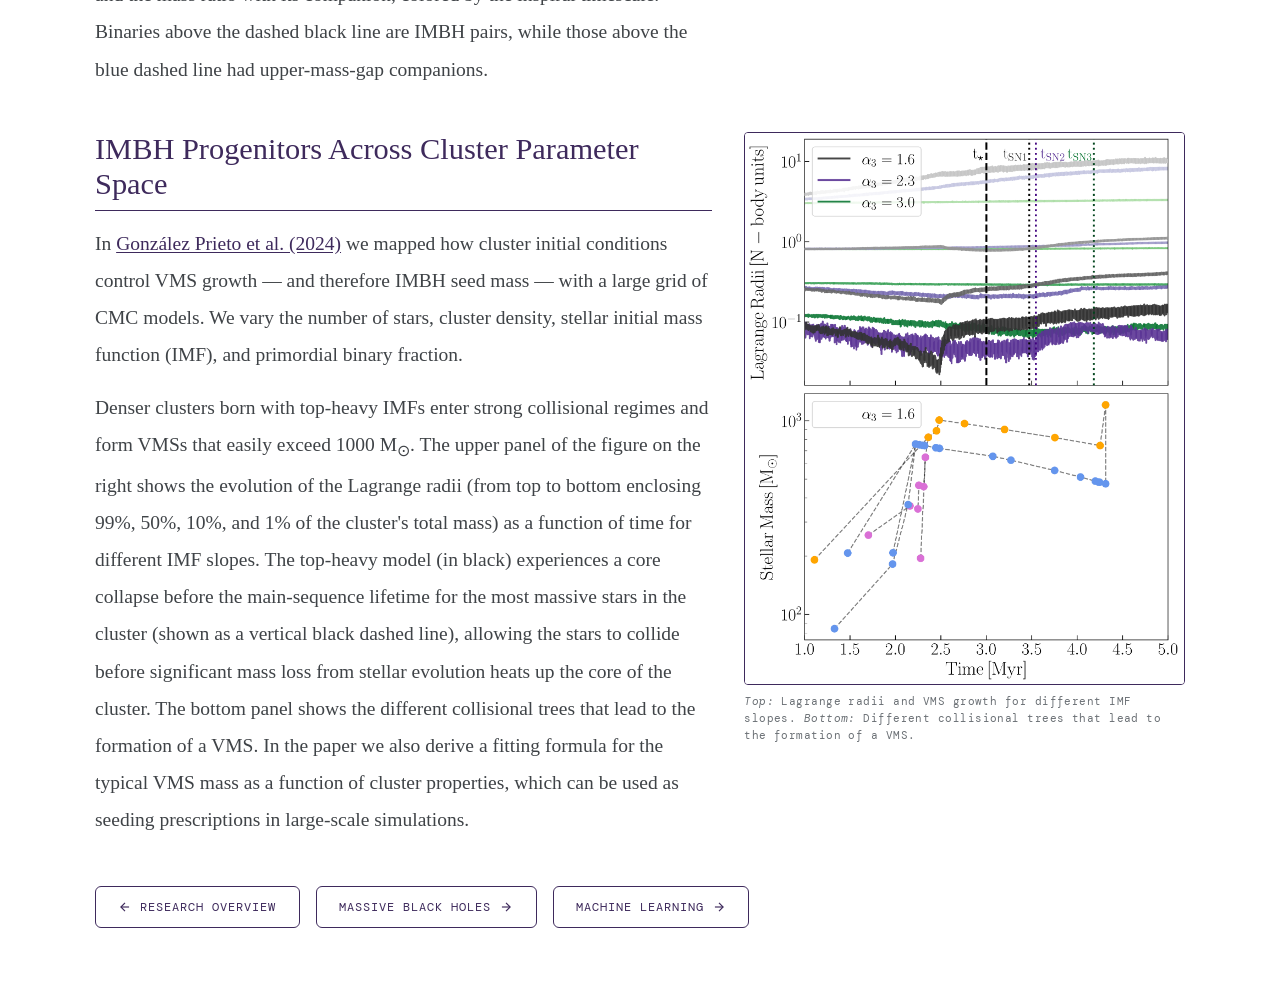
<file: research-stellar.html>
<!DOCTYPE html>
<html lang="en">
<head>
  <meta charset="UTF-8"/>
  <meta name="viewport" content="width=device-width, initial-scale=1.0"/>
  <title>Stellar Dynamics · Elena González Prieto</title>
  <link rel="stylesheet" href="style.css"/>
  <style>
    .page-header h1  { font-size: 3.4rem; }

    .sibling-nav { display: flex; gap: 1rem; margin-top: 3rem; flex-wrap: wrap; }
    .sibling-btn {
      display: inline-flex; align-items: center; gap: 0.5rem;
      padding: 0.75rem 1.4rem;
      border: 1px solid var(--forest-border); border-radius: 6px;
      font-family: 'DM Mono', monospace;
      font-size: 0.78rem; letter-spacing: 0.08em; text-transform: uppercase;
      color: var(--forest); text-decoration: none;
      transition: background 0.2s, box-shadow 0.2s;
    }
    .sibling-btn:hover { background: var(--forest-pale); box-shadow: 0 0 10px var(--forest-glow); }
    .sibling-btn svg { width: 14px; height: 14px; stroke: currentColor; fill: none; stroke-width: 2; }

    .topic-section { margin-bottom: 2.8rem; }
    .topic-section h2 {
      font-family: 'Times New Roman', serif;
      font-size: 1.9rem; font-weight: 400; color: var(--forest);
      margin-bottom: 0.85rem;
      padding-bottom: 0.5rem;
      border-bottom: 1px solid var(--forest-border);
    }
    .topic-section p {
      font-size: 1.22rem; line-height: 1.9;
      color: var(--text-soft); font-weight: 300; margin-bottom: 1rem;
    }
    .topic-section p:last-child { margin-bottom: 0; }
    .paper-ref {
      font-family: 'DM Mono', monospace;
      font-size: 0.72rem; letter-spacing: 0.04em;
      color: var(--text-muted);
      margin-top: 0.85rem;
    }
    .paper-ref a { color: var(--forest); text-decoration: none; }
    .paper-ref a:hover { text-decoration: underline; }
    .topic-section a {
      color: var(--forest);
      text-decoration: underline;
      text-underline-offset: 2px;
    }
    .topic-section a:hover { color: var(--navy); }

    .topic-with-fig {
      display: grid;
      grid-template-columns: 1.4fr 1fr;
      gap: 2rem;
      align-items: start;
      margin-bottom: 2.8rem;
    }
    .topic-with-fig .topic-section { margin-bottom: 0; }
    /* sections without a figure span the full page width */
    .topic-with-fig:not(:has(.topic-fig)) { grid-template-columns: 1fr; }
    .topic-fig { margin: 0; position: sticky; top: 80px; }
    .topic-fig img {
      width: 100%; height: auto; display: block;
      border: 1px solid var(--forest-border);
      border-radius: 4px; background: var(--white);
    }
    .topic-fig.placeholder {
      aspect-ratio: 4 / 3;
      border: 1px dashed var(--forest-border);
      border-radius: 4px;
      background: var(--forest-pale);
      display: flex; align-items: center; justify-content: center;
      font-family: 'Times New Roman', serif;
      font-style: italic; font-size: 0.95rem;
      color: var(--text-muted);
    }
    .topic-fig figcaption {
      font-family: 'DM Mono', monospace;
      font-size: 0.7rem; letter-spacing: 0.04em;
      color: var(--text-muted);
      margin-top: 0.55rem; line-height: 1.5;
    }
    .topic-fig a { color: var(--forest-light); text-decoration: none; }
    .topic-fig a:hover { text-decoration: underline; }
    .topic-fig.compact {
      max-width: 260px;
      justify-self: center;
    }

    @media (max-width: 820px) {
      .topic-with-fig { grid-template-columns: 1fr; gap: 1.25rem; }
      .topic-fig { position: static; max-width: 420px; margin: 0 auto; }
    }
  </style>
</head>
<body>

<nav>
  <a href="index.html" class="nav-logo">EGP</a>
  <ul class="nav-links">
    <li><a href="index.html">Home</a></li>
    <li class="nav-dropdown">
      <a href="research.html" class="active">Research</a>
      <div class="dropdown-menu">
        <a href="research-stellar.html" class="active">Stellar Dynamics</a>
        <a href="research-mbh.html">Massive Black Holes</a>
        <a href="research-ml.html">Machine Learning</a>
      </div>
    </li>
    <li><a href="publications.html">Publications</a></li>
    <li><a href="cv.html">CV</a></li>
    <li><a href="outreach.html">Outreach</a></li>
  </ul>
</nav>

<div class="page-wrap">
  <div class="page-header">
    <h1>Stellar Dynamics</h1>
  </div>

  <div class="page-body">

    <div class="topic-with-fig">
      <div class="topic-section">
        <h2>Dense Stellar Environments</h2>
        <p>
          Dense stellar systems, such as young massive clusters, globular clusters, and
          nuclear star clusters, are natural laboratories for stellar collisions, tidal
          disruption events, and mergers between compact objects. In these environments,
          dynamical encounters can result in exotic populations including X-ray binaries, 
          radio pulsars, and massive black holes that would not form in isolated single-star evolution.

        </p>
        <p>
          To study the dynamical evolution of star clusters, I use the <strong>Cluster Monte Carlo code (CMC)</strong>,
          a parallelized Hénon-type Monte Carlo <em>N</em>-body code. As one of the lead developers of CMC, I have incorporated 
          the loss-cone physics needed to accurately model the presence of a central massive black hole.
        </p>
      </div>
    </div>

    <div class="topic-with-fig">
      <div class="topic-section">
        <h2>Runaway IMBH Formation</h2>
        <p>
          Isolated single-star evolution predicts an “upper mass gap” in the black
          hole spectrum from roughly 40 to 120&nbsp;M<sub>⊙</sub>, set by (pulsational)
          pair-instability supernovae. One way to populate that gap is the collapse of
          a very massive star (VMS) built through repeated collisions in a dense
          cluster.
        </p>
        <p>
          In
          <a href="https://doi.org/10.3847/2041-8213/abdf5b" target="_blank">González et&nbsp;al. (2021)</a>
          we explored the role of the primordial binary fraction of massive stars in this 
          formation pathway. We found that for clusters with parameters typical of Milky Way globular clusters and binary fractions 
          consistent with field massive stars, massive binaries drive binary-mediated encounters, leading to the formation 
          of intermediate-mass black holes (≳120&nbsp;M<sub>⊙</sub>, IMBHs). 
          The figure on the right shows a typical collision tree leading to an IMBH.
        </p>
      </div>
      <figure class="topic-fig compact">
        <img src="research/Dyn_tree.png" alt="Collision tree leading to IMBH formation"/>
        <figcaption>Example collision tree leading to IMBH formation.</figcaption>
      </figure>
    </div>

    <div class="topic-with-fig">
      <div class="topic-section">
        <h2>IMBH Retention in Young Clusters</h2>
        <p>
          Forming an IMBH is only half the story — retaining it in the cluster is the other half!
          In
          <a href="https://doi.org/10.3847/1538-4357/ac9b0f" target="_blank">González Prieto et&nbsp;al. (2022)</a>
          we followed these massive black holes over longer timescales and asked
          whether they remain in present-day clusters or escape as gravitational-wave
          sources.
        </p>
        <p>
          In our models, all IMBHs were ejected within the first ∼500&nbsp;Myr, either by
          gravitational-wave recoil after a black hole merger or by dynamical kicks
          from few-body scatterings. Some of the IMBHs were ejected in a binary with another black hole, 
          with short enough inspiral timescales that they might become LIGO sources.
          The figure on the right shows the mass of the IMBH and the mass ratio with its companion, 
          colored by the inspiral timescale. Binaries above the dashed black line are IMBH pairs, while 
          those above the blue dashed line had upper-mass-gap companions.
        </p>
      </div>
      <figure class="topic-fig">
        <img src="research/imbh_q.png" alt="Mass ratio versus escaping IMBH mass"/>
        <figcaption>
          Mass ratio <em>(q)</em> versus escaping IMBH mass, colored by inspiral time.
        </figcaption>
      </figure>
    </div>

    <div class="topic-with-fig">
      <div class="topic-section">
        <h2>IMBH Progenitors Across Cluster Parameter Space</h2>
        <p>
          In
          <a href="https://doi.org/10.3847/1538-4357/ad43d6" target="_blank">González Prieto et&nbsp;al. (2024)</a>
          we mapped how cluster initial conditions control VMS growth — and therefore
          IMBH seed mass — with a large grid of CMC models. We vary the number of
          stars, cluster density, stellar initial mass function (IMF), and primordial
          binary fraction.
        </p>
        <p>
          Denser clusters born with top-heavy IMFs enter strong collisional regimes
          and form VMSs that easily exceed 1000&nbsp;M<sub>⊙</sub>. The upper panel of the
          figure on the right shows the evolution of the Lagrange radii (from top to bottom enclosing 99%, 50%, 10%, and
          1% of the cluster's total mass) as a function of time for different IMF slopes. The top-heavy
          model (in black) experiences a core collapse before the main-sequence lifetime for the
          most massive stars in the cluster (shown as a vertical black dashed line), allowing the stars to collide before 
          significant mass loss from stellar evolution heats up the core of the cluster. The bottom panel shows the different 
          collisional trees that lead to the formation of a VMS. In the paper we also derive a
          fitting formula for the typical VMS mass as a function of cluster
          properties, which can be used as seeding prescriptions in large-scale simulations. 
        </p>
      </div>
      <figure class="topic-fig">
        <img src="research/Lagrange_radii.png" alt="Lagrange radii evolution for different IMFs"/>
        <figcaption>
          <em>Top:</em> Lagrange radii and VMS growth for different IMF slopes.
          <em>Bottom:</em> Different collisional trees that lead to the formation of a VMS.
        </figcaption>
      </figure>
    </div>

    

    <div class="sibling-nav">
      <a class="sibling-btn" href="research.html">
        <svg viewBox="0 0 24 24"><line x1="19" y1="12" x2="5" y2="12"/><polyline points="12 19 5 12 12 5"/></svg>
        Research Overview
      </a>
      <a class="sibling-btn" href="research-mbh.html">
        Massive Black Holes
        <svg viewBox="0 0 24 24"><line x1="5" y1="12" x2="19" y2="12"/><polyline points="12 5 19 12 12 19"/></svg>
      </a>
      <a class="sibling-btn" href="research-ml.html">
        Machine Learning
        <svg viewBox="0 0 24 24"><line x1="5" y1="12" x2="19" y2="12"/><polyline points="12 5 19 12 12 19"/></svg>
      </a>
    </div>

  </div>
</div>

</body>
</html>
</file>
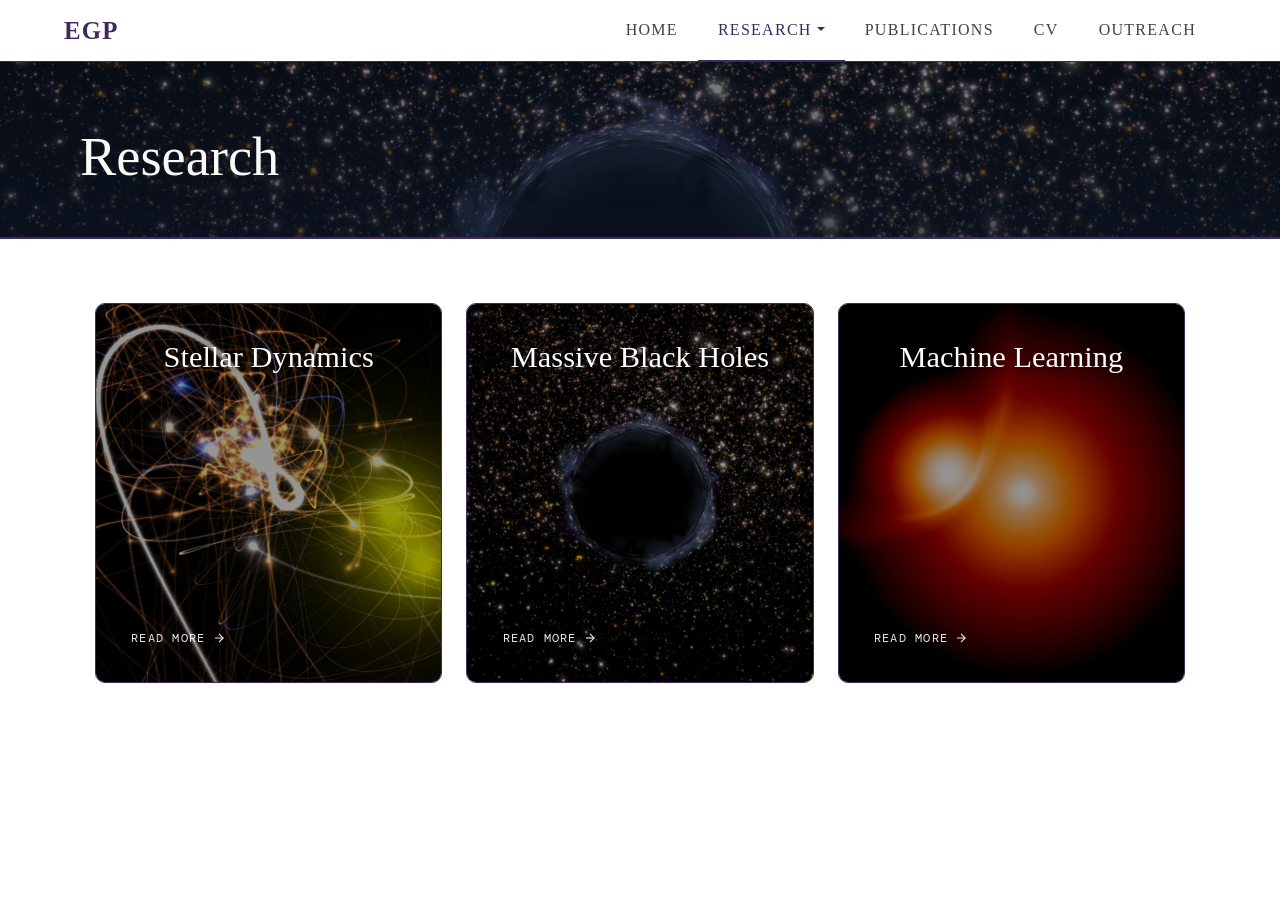
<file: research.html>
<!DOCTYPE html>
<html lang="en">
<head>
  <meta charset="UTF-8"/>
  <meta name="viewport" content="width=device-width, initial-scale=1.0"/>
  <title>Research · Elena González Prieto</title>
  <link rel="stylesheet" href="style.css"/>
  <style>
    .page-header h1 { font-size: 3.4rem; }
    .prose          { font-size: 1.4rem; }

    .research-grid {
      display: grid;
      grid-template-columns: repeat(3, 1fr);
      gap: 1.5rem;
      margin-top: 0.5rem;
    }

    .research-card {
      border: 1px solid var(--forest-border);
      border-radius: 10px;
      text-decoration: none;
      display: flex;
      flex-direction: column;
      position: relative;
      overflow: hidden;
      min-height: 380px;
      transition: box-shadow 0.3s, transform 0.25s;
    }

    /* ── Background image layer ── */
    .research-card .card-bg {
      position: absolute;
      inset: 0;
      background-size: cover;
      background-position: center;
      background-repeat: no-repeat;
      opacity: 1;
      transition: opacity 0.35s ease;
      z-index: 0;
    }

    .research-card.card-stellar .card-bg {
      background-image: url('Dynamics.jpg');
    }
    .research-card.card-mbh .card-bg {
      background-image: url('MBH.jpg');
    }
    .research-card.card-ml .card-bg {
      background-image: url('collAIder.png');
    }

    /* Thin black film over the image for text contrast */
    .research-card .card-tint {
      position: absolute;
      inset: 0;
      background: rgba(0, 0, 0, 0.42);
      z-index: 1;
      transition: background 0.3s;
    }
    .research-card:hover .card-tint {
      background: rgba(0, 0, 0, 0.28);
    }

    /* Top accent bar */
    .research-card::before {
      content: '';
      position: absolute; top: 0; left: 0; right: 0;
      height: 3px;
      background: linear-gradient(90deg, var(--accent), var(--forest));
      transform: scaleX(0); transform-origin: left;
      transition: transform 0.3s ease;
      z-index: 3;
    }
    .research-card:hover { box-shadow: 0 8px 32px rgba(62,42,92,0.14); transform: translateY(-3px); }  /* green: 45,80,22 */
    .research-card:hover::before { transform: scaleX(1); }

    /* Card inner content sits above overlays */
    .card-inner {
      position: relative;
      z-index: 2;
      display: flex;
      flex-direction: column;
      gap: 0.9rem;
      padding: 2.2rem;
      flex: 1;
    }

    .card-num {
      font-family: 'DM Mono', monospace;
      font-size: 5.rem; letter-spacing: 0.14em; text-transform: uppercase;
      color: rgba(255, 255, 255, 0.85);
    }

    .card-icon {
      width: 48px; height: 48px;
      background: var(--white);
      border: 1px solid var(--forest-border);
      border-radius: 8px;
      display: flex; align-items: center; justify-content: center;
    }
    .card-icon svg {
      width: 24px; height: 24px;
      stroke: var(--forest); fill: none; stroke-width: 1.5;
    }

    .research-card h2 {
      font-family: 'Times New Roman', serif;
      font-size: 1.9rem; font-weight: 400; color: var(--white);
      line-height: 1.2;
      text-align: center;
      text-shadow: 0 1px 8px rgba(0, 0, 0, 0.5);
    }

    .research-card p {
      font-size: 1.05rem; line-height: 1.82;
      color: var(--text-soft); font-weight: 300;
    }

    .card-link {
      display: inline-flex; align-items: center; gap: 0.4rem;
      font-family: 'DM Mono', monospace;
      font-size: 0.78rem; letter-spacing: 0.1em; text-transform: uppercase;
      color: rgba(255, 255, 255, 0.9); margin-top: auto;
    }
    .card-link svg {
      width: 14px; height: 14px;
      stroke: currentColor; fill: none; stroke-width: 2;
      transition: transform 0.2s;
    }
    .research-card:hover .card-link svg { transform: translateX(3px); }

    .keywords { display: flex; flex-wrap: wrap; gap: 0.4rem; }
    .kw {
      font-family: 'DM Mono', monospace; font-size: 0.68rem;
      letter-spacing: 0.07em; text-transform: uppercase;
      padding: 0.2rem 0.55rem; border-radius: 3px;
      background: var(--white); color: var(--text-muted);
      border: 1px solid var(--forest-border);
    }

    @media (max-width: 900px) {
      .research-grid { grid-template-columns: 1fr 1fr; }
    }
    @media (max-width: 600px) {
      .research-grid { grid-template-columns: 1fr; }
    }
  </style>
</head>
<body>

<nav>
  <a href="index.html" class="nav-logo">EGP</a>
  <ul class="nav-links">
    <li><a href="index.html">Home</a></li>
    <li class="nav-dropdown">
      <a href="research.html" class="active">Research</a>
      <div class="dropdown-menu">
        <a href="research-stellar.html">Stellar Dynamics</a>
        <a href="research-mbh.html">Massive Black Holes</a>
        <a href="research-ml.html">Machine Learning</a>
      </div>
    </li>
    <li><a href="publications.html">Publications</a></li>
    <li><a href="cv.html">CV</a></li>
    <li><a href="outreach.html">Outreach</a></li>
  </ul>
</nav>

<div class="page-wrap">
  <div class="page-header">
    <h1>Research</h1>
  </div>

  <div class="page-body">


    <div class="research-grid">

      <!-- Card 1: Stellar Dynamics -->
      <a class="research-card card-stellar" href="research-stellar.html">
        <div class="card-bg"></div>
        <div class="card-tint"></div>
        <div class="card-inner">
          <h2>Stellar Dynamics</h2>
          <span class="card-link">
            Read more
            <svg viewBox="0 0 24 24"><line x1="5" y1="12" x2="19" y2="12"/><polyline points="12 5 19 12 12 19"/></svg>
          </span>
        </div>
      </a>

      <!-- Card 2: Massive Black Holes -->
      <a class="research-card card-mbh" href="research-mbh.html">
        <div class="card-bg"></div>
        <div class="card-tint"></div>
        <div class="card-inner">
          <h2>Massive Black Holes</h2> 
          <span class="card-link">
            Read more
            <svg viewBox="0 0 24 24"><line x1="5" y1="12" x2="19" y2="12"/><polyline points="12 5 19 12 12 19"/></svg>
          </span>
        </div>
      </a>

      <!-- Card 3: Machine Learning -->
      <a class="research-card card-ml" href="research-ml.html">
        <div class="card-bg"></div>
        <div class="card-tint"></div>
        <div class="card-inner">
          <h2>Machine Learning</h2>
          <span class="card-link">
            Read more
            <svg viewBox="0 0 24 24"><line x1="5" y1="12" x2="19" y2="12"/><polyline points="12 5 19 12 12 19"/></svg>
          </span>
        </div>
      </a>

    </div>
  </div>
</div>

</body>
</html>
</file>
<file: style.css>
@import url('https://fonts.googleapis.com/css2?family=Cormorant+Garamond:ital,wght@0,300;0,400;0,600;1,300;1,400&family=DM+Mono:wght@300;400&family=Outfit:wght@300;400;500;600&display=swap');

:root {
  /* TEMPORARY purple test — original green values in comments */
  --forest:        #3E2A5C;  /* green: #2d5016 */
  --forest-mid:    #3E2A5C;  /* green: #2d5016 */
  --forest-light:  #3E2A5C;  /* green: #2d5016 */
  --forest-pale:   #f2eff7;  /* green: #f0f6ea */
  --forest-border: #3E2A5C;  /* green: #2d5016 */
  --forest-glow:   rgba(62,42,92,0.25);  /* green: rgba(45,80,22,0.25) */
  --navy:          #1B2A41;
  --navy-deep:     #0e1626;
  --white:         #ffffff;
  --off-white:     #f8faf5;
  --text:          #1a1b1d;  /* was greenish black #161b10 */
  --text-soft:     #3f4347;  /* was grey-green #475240 */
  --text-muted:    #6b7075;  /* was grey-green #7a8a6e */
  --accent:        #3E2A5C;  /* green: #2d5016 */
}

* { margin:0; padding:0; box-sizing:border-box; }
html { scroll-behavior:smooth; }

body {
  font-family:'Times New Roman', serif;
  background:var(--white);
  color:var(--text);
  min-height:100vh;
}

/* ── NAVBAR ─────────────────────────────────────────────── */
nav {
  position:fixed; top:0; left:0; right:0; z-index:200;
  height:62px;
  background:rgba(255,255,255,0.97);
  backdrop-filter:blur(12px);
  border-bottom:1px solid var(--forest-border);
  display:flex; align-items:center; justify-content:space-between;
  padding:0 4rem;
}

.nav-logo {
  font-family:'Times New Roman', serif;
  font-size:1.55rem; font-weight:600;
  color:var(--forest); text-decoration:none;
  letter-spacing:0.05em;
  display:flex; align-items:center; gap:0.5rem;
}

.nav-logo-dot {
  width:6px; height:6px; border-radius:50%;
  background:var(--accent); display:inline-block;
  animation: pulse-dot 3s ease-in-out infinite;
}

@keyframes pulse-dot {
  0%,100% { box-shadow: 0 0 0 0 rgba(62,42,92,0.5); }   /* green: 45,80,22 */
  50%      { box-shadow: 0 0 0 5px rgba(62,42,92,0); }
}

.nav-links { display:flex; gap:0; list-style:none; }

.nav-links a {
  font-family:'Times New Roman', serif;
  font-size:1rem; font-weight:400;
  letter-spacing:0.08em; text-transform:uppercase;
  color:var(--text-soft); text-decoration:none;
  padding:0 1.25rem;
  height:62px; display:flex; align-items:center;
  border-bottom:2px solid transparent;
  transition:color 0.2s, border-color 0.2s;
  position:relative;
}

.nav-links a:hover { color:var(--forest); }
.nav-links a.active { color:var(--forest); border-bottom-color:var(--forest); }

/* dropdown trigger */
.nav-dropdown { position:relative; }

.nav-dropdown > a::after {
  content:'';
  display:inline-block;
  margin-left:5px;
  border:4px solid transparent;
  border-top-color:currentColor;
  vertical-align:middle;
  margin-top:3px;
}

.dropdown-menu {
  display:none;
  position:absolute; top:100%; left:0;
  background:var(--white);
  border:1px solid var(--forest-border);
  border-top:none;
  min-width:210px;
  box-shadow:0 8px 24px rgba(62,42,92,0.10);  /* green: 45,80,22 */
  z-index:300;
}

.nav-dropdown:hover .dropdown-menu { display:block; }

.dropdown-menu a {
  display:block; padding:0.75rem 1.25rem;
  font-family:'Times New Roman', serif;
  font-size:0.95rem; letter-spacing:0.06em; text-transform:uppercase;
  color:var(--text-soft); text-decoration:none; border:none;
  height:auto;
  transition:background 0.15s, color 0.15s;
}

.dropdown-menu a:hover {
  background:var(--forest-pale); color:var(--forest); border:none;
}

/* ── PAGE WRAP ──────────────────────────────────────────── */
.page-wrap {
  padding-top:62px;
  min-height:100vh;
  animation:fadeUp 0.4s ease both;
}

@keyframes fadeUp {
  from { opacity:0; transform:translateY(10px); }
  to   { opacity:1; transform:translateY(0); }
}

/* ── INNER PAGE HEADER ──────────────────────────────────── */
/* Starfield band: same imagery as the homepage hero, navy-tinted
   for legibility, with the green brand seam underneath */
.page-header {
  padding:4rem 5rem 3rem;
  border-bottom:2px solid var(--forest);
  background:
    linear-gradient(180deg, rgba(14,22,38,0.55) 0%, rgba(14,22,38,0.75) 100%),
    url('MBH.jpg') center 30% / cover no-repeat;
}

.eyebrow {
  font-family:'Times New Roman', serif;
  font-size:0.9rem; letter-spacing:0.18em; text-transform:uppercase;
  color:rgba(255,255,255,0.65); margin-bottom:0.7rem; font-style:italic;
}

.page-header h1 {
  font-family:'Times New Roman', serif;
  font-size:2.8rem; font-weight:300; color:var(--off-white); line-height:1.15;
}

/* ── PAGE BODY ──────────────────────────────────────────── */
.page-body { padding:3.5rem 5rem; max-width:1250px; margin:0 auto; }

/* ── QUICK LINK BUTTONS ─────────────────────────────────── */
.ql-btn {
  display:inline-flex; align-items:center; gap:0.6rem;
  padding:0.8rem 1.5rem;
  border:1.5px solid var(--forest-border);
  border-radius:7px;
  background:var(--white);
  color:var(--forest); font-family:'Outfit', sans-serif;
  font-size:0.84rem; font-weight:500; letter-spacing:0.04em;
  text-decoration:none; cursor:pointer;
  transition: transform 0.25s ease, box-shadow 0.3s ease, border-color 0.25s ease;
}
.ql-btn svg {
  width:15px; height:15px;
  stroke:var(--accent); fill:none; stroke-width:1.8;
  flex-shrink:0; transition:stroke 0.25s;
}
.ql-btn:hover {
  border-color:var(--forest-light);
  transform:translateY(-3px);
  box-shadow:0 0 14px var(--forest-glow), 0 6px 20px rgba(62,42,92,0.12);  /* green: 45,80,22 */
}
.ql-btn:hover svg { stroke:var(--forest); }

/* ── ACCORDION ──────────────────────────────────────────── */
.accordion { border:1px solid var(--forest-border); border-radius:8px; margin-bottom:1rem; overflow:hidden; }

.accordion-header {
  display:flex; align-items:center; justify-content:space-between;
  padding:1.35rem 1.75rem; cursor:pointer;
  background:var(--white); user-select:none; transition:background 0.2s;
}
.accordion-header:hover { background:var(--forest-pale); }
.accordion-header.open  { background:var(--forest-pale); border-bottom:1px solid var(--forest-border); }

.acc-title-wrap { display:flex; align-items:center; gap:0.9rem; }
.acc-num { font-family:'DM Mono', monospace; font-size:0.62rem; color:var(--accent); letter-spacing:0.1em; }
.accordion-header h3 {
  font-family:'Times New Roman', serif;
  font-size:1.35rem; font-weight:400; color:var(--forest);
}

.acc-arrow {
  width:18px; height:18px;
  stroke:var(--forest-mid); fill:none; stroke-width:2;
  transition:transform 0.3s ease; flex-shrink:0;
}
.accordion-header.open .acc-arrow { transform:rotate(180deg); }

.accordion-body {
  max-height:0; overflow:hidden;
  transition:max-height 0.4s ease, padding 0.3s ease;
  background:var(--white); padding:0 1.75rem;
}
.accordion-body.open { max-height:900px; padding:1.75rem; }
.accordion-body p {
  font-size:1.12rem; line-height:1.85;
  color:var(--text-soft); font-weight:300; margin-bottom:0.9rem;
}
.accordion-body p:last-child { margin-bottom:0; }

/* ── PUBLICATIONS ───────────────────────────────────────── */
.orcid-link {
  display:inline-flex; align-items:center; gap:0.5rem;
  font-family:'DM Mono', monospace; font-size:0.82rem;
  color:var(--forest-mid);
  background:var(--forest-pale); border:1px solid var(--forest-border);
  border-radius:4px; padding:0.4rem 0.85rem;
  text-decoration:none;
  transition:box-shadow 0.25s;
}
.orcid-link:hover { box-shadow:0 0 10px var(--forest-glow); }

.pub-toolbar {
  display:flex; align-items:center; justify-content:space-between;
  gap:1rem; flex-wrap:wrap; margin-bottom:2.5rem;
}
.pub-filter {
  display:inline-flex; border:1px solid var(--forest-border);
  border-radius:4px; overflow:hidden; background:var(--white);
}
.pub-filter-btn {
  font-family:'DM Mono', monospace; font-size:0.82rem;
  letter-spacing:0.06em; text-transform:uppercase;
  color:var(--text-muted); background:transparent; border:0;
  padding:0.4rem 0.9rem; cursor:pointer;
  transition:color 0.15s, background 0.15s;
}
.pub-filter-btn + .pub-filter-btn { border-left:1px solid var(--forest-border); }
.pub-filter-btn:hover { color:var(--forest); background:var(--forest-pale); }
.pub-filter-btn.active {
  color:var(--white); background:var(--forest);
}
.pub-card[hidden], .pub-year-label[hidden] { display:none; }

.pub-year-label {
  font-family:'DM Mono', monospace;
  font-size:0.8rem; letter-spacing:0.14em; text-transform:uppercase;
  color:var(--forest-light);
  display:flex; align-items:center; gap:1rem;
  margin:2.5rem 0 1rem;
}
.pub-year-label::after { content:''; flex:1; height:1px; background:var(--forest-border); }

/* Publication card — collAIder-inspired */
.pub-card {
  background:var(--white);
  border:1px solid var(--forest-border);
  border-radius:8px;
  padding:1.5rem 1.75rem;
  margin-bottom:1rem;
  transition:box-shadow 0.25s, transform 0.2s;
  position:relative;
}
.pub-card:hover {
  box-shadow:0 4px 22px rgba(62,42,92,0.10);  /* green: 45,80,22 */
  transform:translateY(-2px);
}
.pub-card-header { display:flex; align-items:flex-start; justify-content:space-between; gap:1rem; margin-bottom:0.55rem; }
.pub-title {
  font-family:'Times New Roman', serif;
  font-size:1.3rem; font-weight:400; color:var(--forest); line-height:1.45;
}
.pub-title a { text-decoration:none; color:inherit; }
.pub-title a:hover { color:var(--forest-light); }

.pub-badges { display:flex; flex-wrap:wrap; gap:0.35rem; flex-shrink:0; }
.pub-tag {
  font-family:'DM Mono', monospace; font-size:0.68rem;
  letter-spacing:0.09em; text-transform:uppercase;
  padding:0.2rem 0.55rem; border-radius:3px;
  background:var(--forest-pale); color:var(--forest-mid);
  border:1px solid var(--forest-border); white-space:nowrap;
}
.pub-tag.lead { background:var(--forest); color:var(--white); border-color:var(--forest); }

.pub-authors { font-size:1.1rem; color:var(--text-soft); margin-bottom:0.3rem; line-height:1.5; }
.pub-authors strong { color:var(--forest-mid); font-weight:500; }

.pub-footer { display:flex; align-items:center; gap:1rem; margin-top:0.6rem; flex-wrap:wrap; }
.pub-venue {
  font-family:'DM Mono', monospace; font-size:0.8rem;
  color:var(--text-muted); letter-spacing:0.03em;
}
.pub-arxiv {
  font-family:'DM Mono', monospace; font-size:0.8rem;
  color:var(--forest-light); text-decoration:none;
  padding:0.15rem 0.5rem; border:1px solid var(--forest-border);
  border-radius:3px; transition:background 0.15s;
}
.pub-arxiv:hover { background:var(--forest-pale); }

/* ── CV ─────────────────────────────────────────────────── */
.cv-download-btn {
  display:inline-flex; align-items:center; gap:0.6rem;
  padding:0.8rem 1.75rem;
  background:var(--forest); color:var(--white);
  border-radius:7px; font-size:0.83rem; letter-spacing:0.05em;
  text-decoration:none;
  transition:background 0.2s, box-shadow 0.3s;
}
.cv-download-btn:hover {
  background:var(--forest-mid);
  box-shadow:0 0 18px var(--forest-glow);
}
.cv-download-btn svg { width:15px; height:15px; stroke:#fff; fill:none; stroke-width:2; }

/* ── OUTREACH ROWS ───────────────────────────────────────── */
.outreach-body { max-width:1400px; }

.outreach-intro {
  font-family:'Times New Roman', serif;
  font-size:1.3rem; line-height:1.75;
  color:var(--text-soft); font-weight:400;
  max-width:36rem; margin:0 0 3.5rem;
}

.outreach-row {
  display:grid;
  grid-template-columns:1.85fr 1fr;
  gap:2.25rem 3rem;
  align-items:center;
  margin-bottom:3.75rem;
}
.outreach-row.flip {
  grid-template-columns:1fr 1.85fr;
}
.outreach-row.flip .outreach-text { order:2; text-align:right; }
.outreach-row.flip .outreach-photo { order:1; }

.outreach-text h2 {
  font-family:'Times New Roman', serif;
  font-size:1.55rem; font-weight:400;
  color:var(--forest); line-height:1.3;
  margin-bottom:0.7rem;
}
.outreach-text p {
  font-size:1.18rem; line-height:1.75;
  color:var(--text-soft); font-weight:300;
}

.outreach-photo {
  margin:0;
  aspect-ratio:5 / 4;
  overflow:hidden;
  background:
    linear-gradient(145deg, var(--forest-pale) 0%, #e6e0f0 100%);  /* green: #e4eed9 */
  position:relative;
}
.outreach-photo::after {
  content:'add a photo';
  position:absolute; inset:0;
  display:flex; align-items:center; justify-content:center;
  font-family:'Times New Roman', serif;
  font-size:0.95rem; font-style:italic;
  color:var(--text-muted);
  opacity:0; pointer-events:none;
  transition:opacity 0.2s;
}
.outreach-photo.empty::after { opacity:0.85; }
.outreach-photo img {
  width:100%; height:100%;
  object-fit:cover; display:block;
  transition:transform 0.45s ease;
}
.outreach-photo:not(.empty):hover img { transform:scale(1.03); }

@media (max-width:820px) {
  .outreach-row,
  .outreach-row.flip {
    grid-template-columns:1fr;
    gap:1.25rem;
  }
  .outreach-row .outreach-photo,
  .outreach-row.flip .outreach-photo { order:1; }
  .outreach-row .outreach-text,
  .outreach-row.flip .outreach-text { order:2; text-align:left; }
  .outreach-photo { aspect-ratio:16 / 10; }
}

/* ── UTILITY ─────────────────────────────────────────────── */
.prose {
  font-family:'Times New Roman', serif;
  font-size:1.25rem; line-height:1.85;
  color:var(--text-soft); font-weight:400;
  margin-bottom:2.5rem; max-width:700px;
}

/* ── RESPONSIVE ──────────────────────────────────────────── */
@media (max-width:820px) {
  nav { padding:0 1.5rem; }
  .nav-links { display:none; }
  .page-header { padding:3rem 1.5rem 2.5rem; }
  .page-body { padding:2.5rem 1.5rem; }
}
</file>
